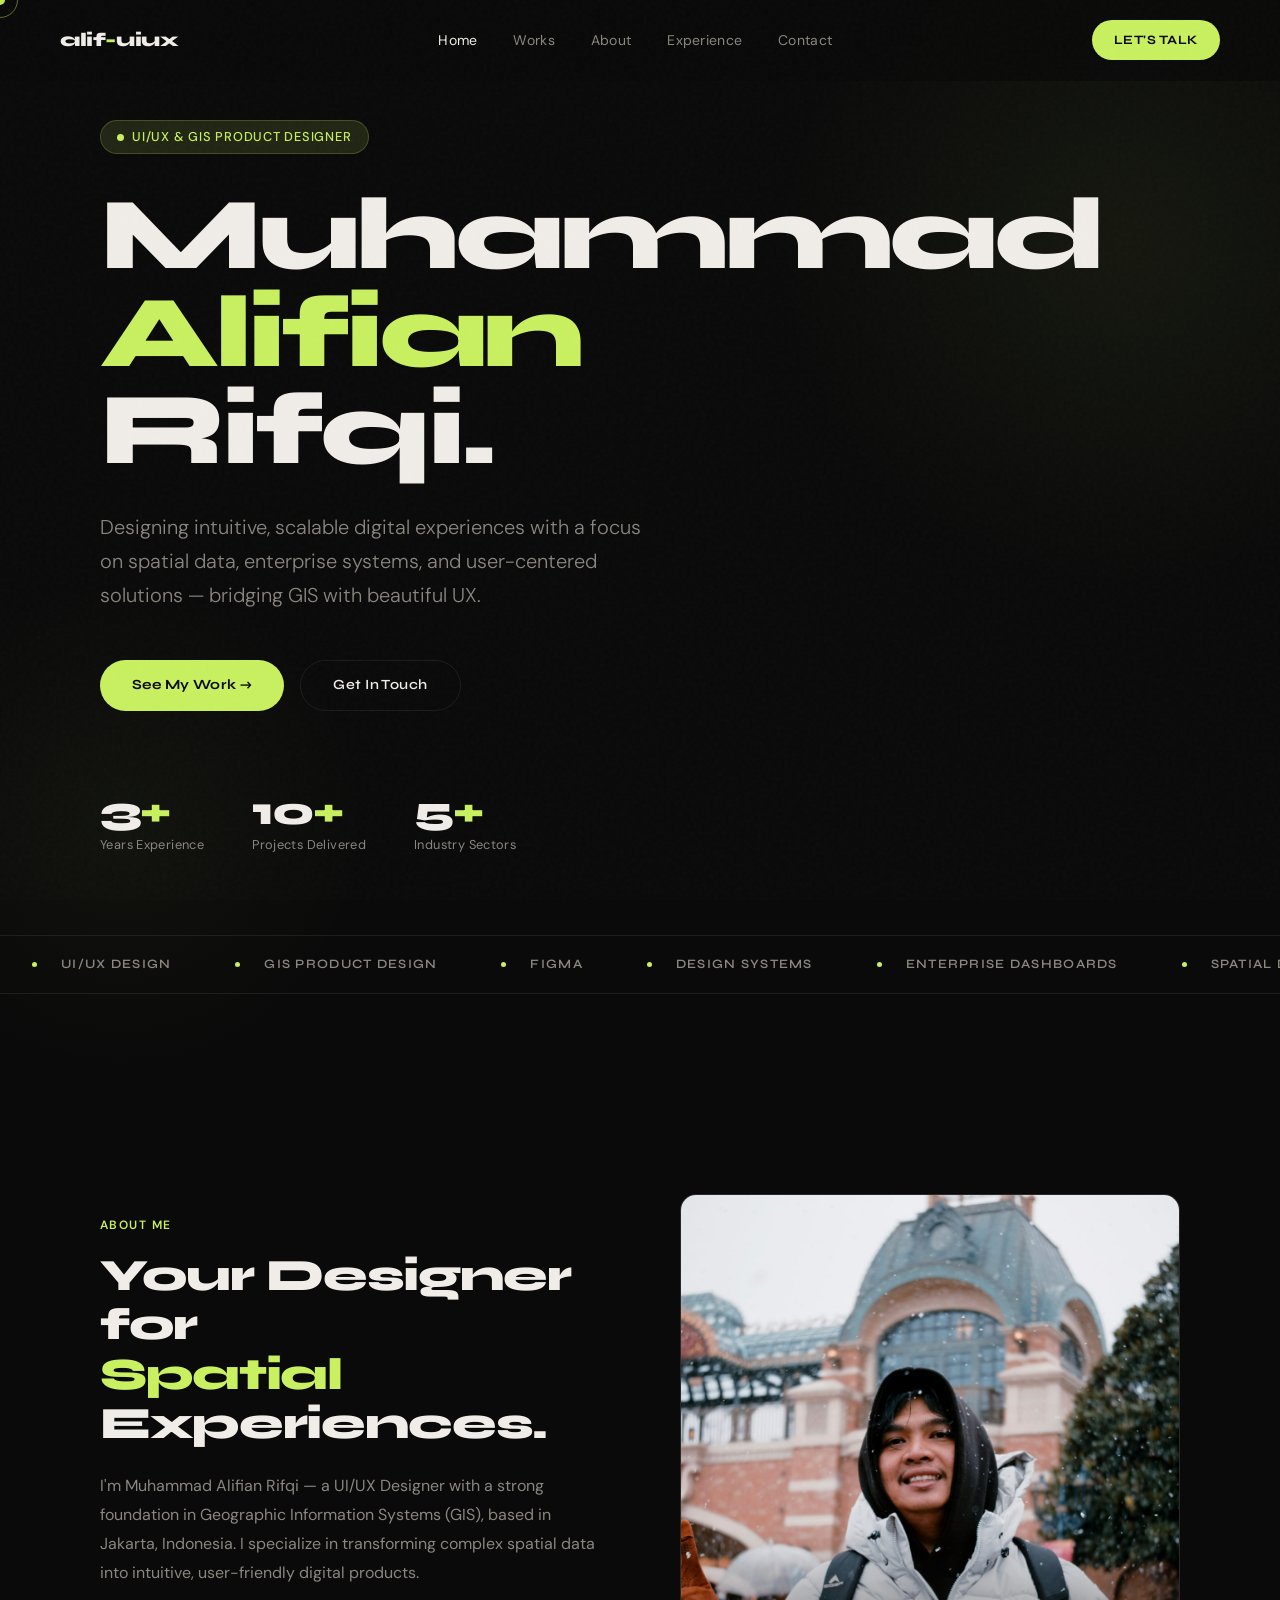
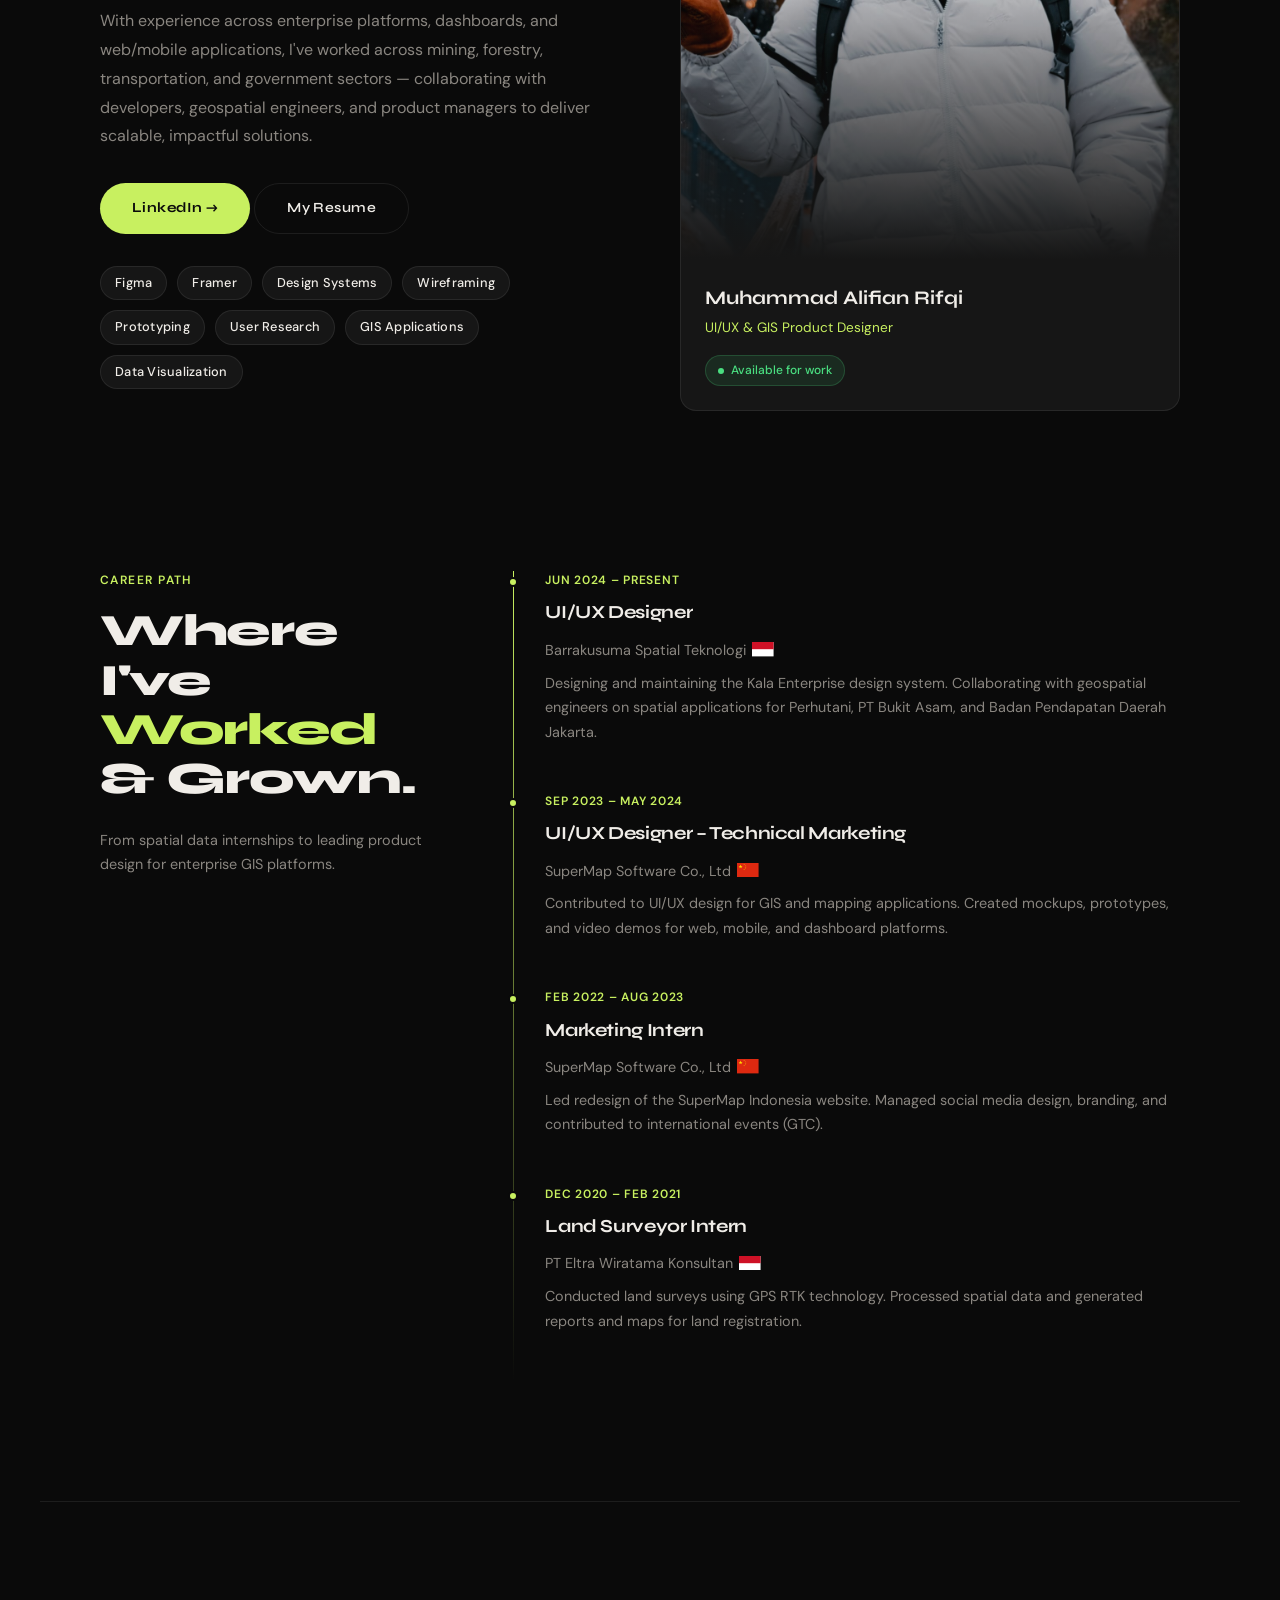
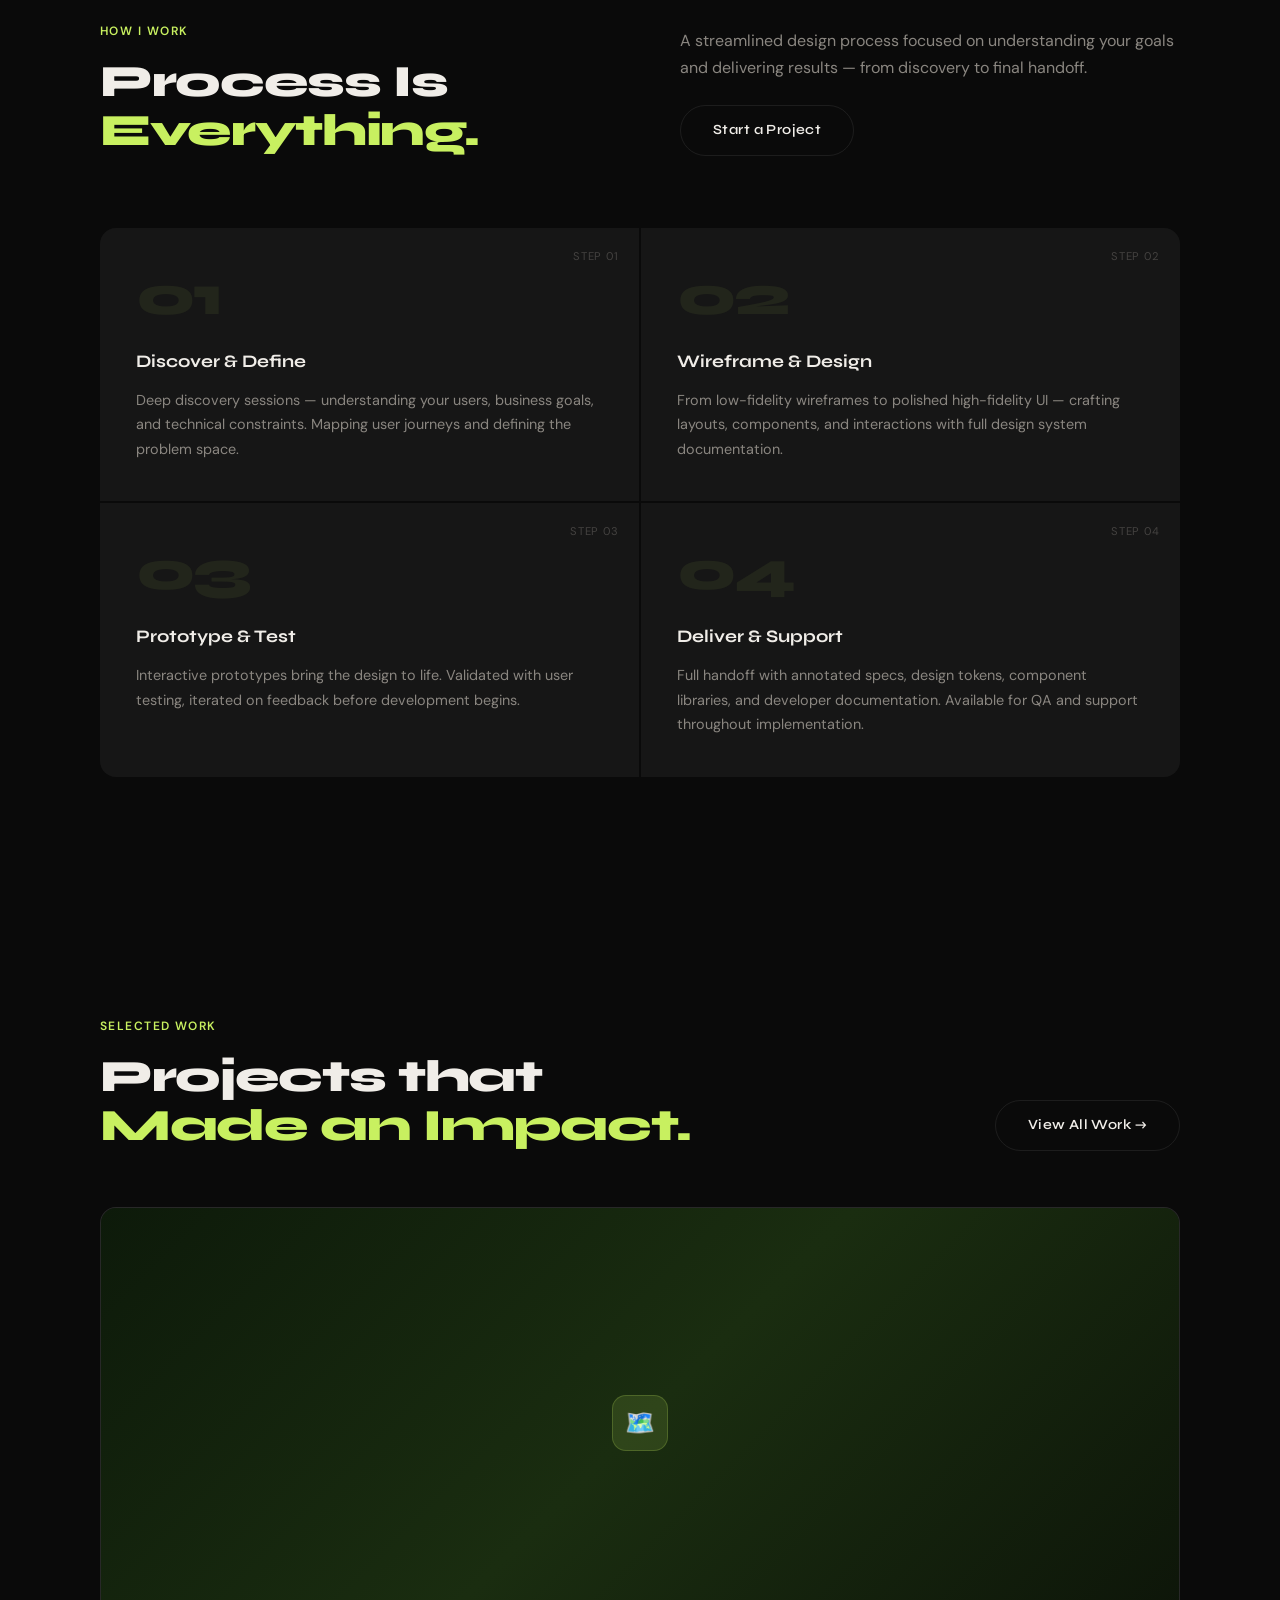
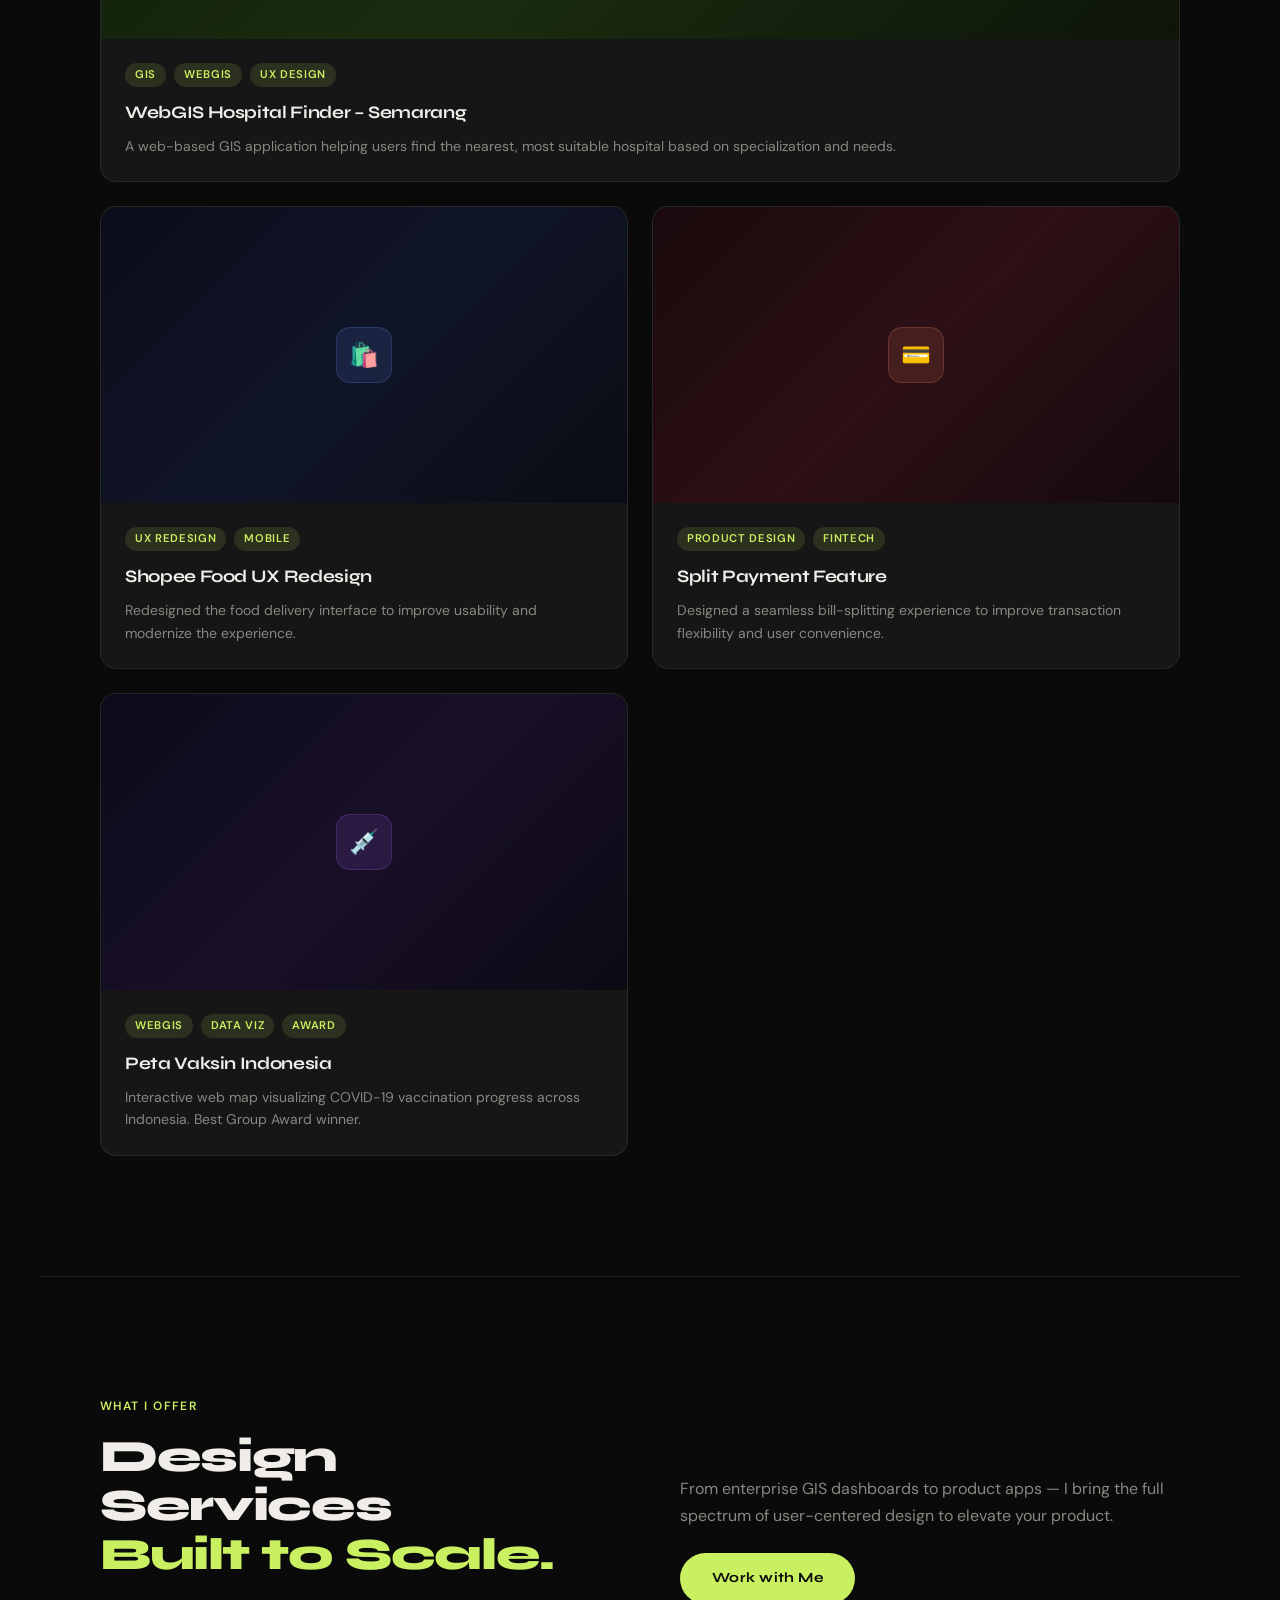
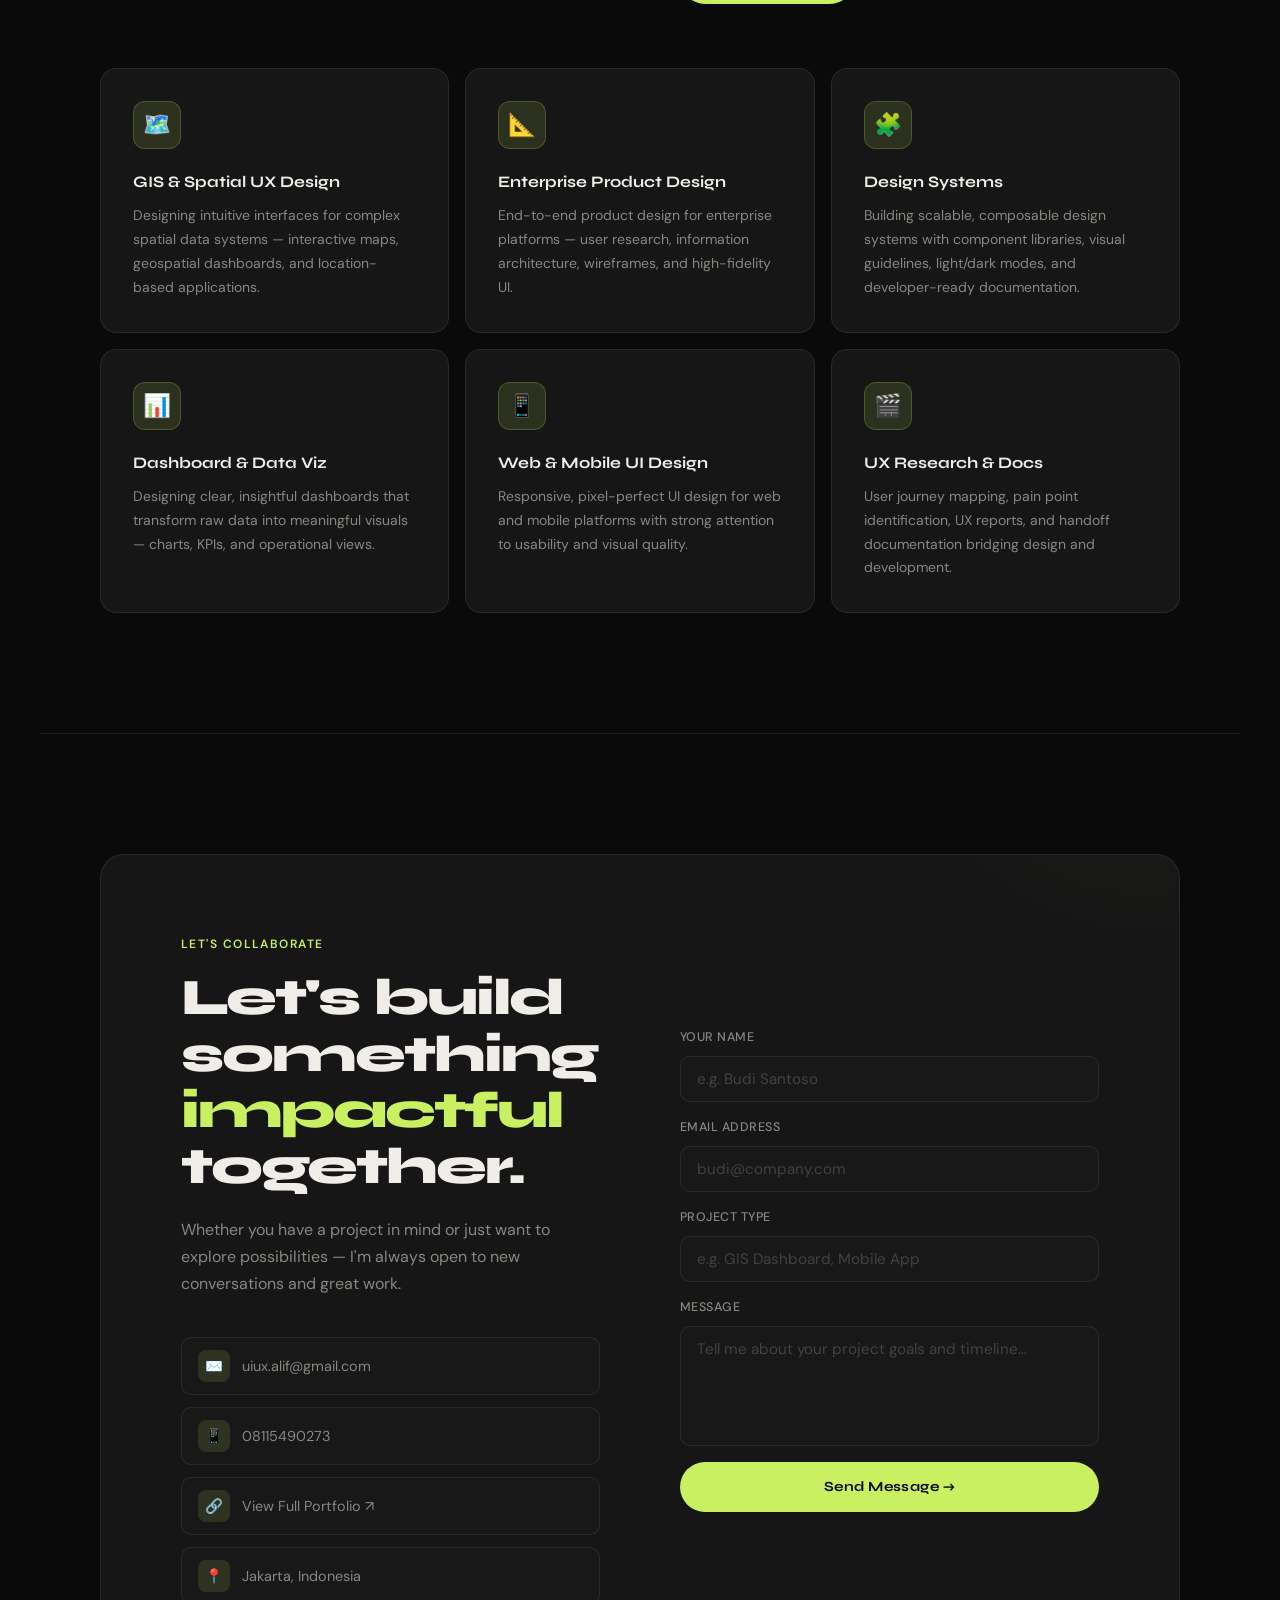
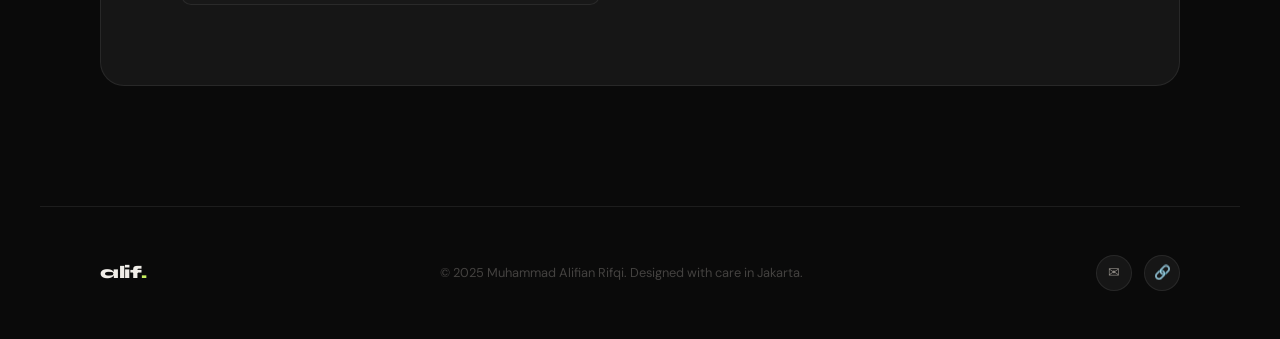
<file: index.html>
<!DOCTYPE html>
<html lang="en">
<head>
  <meta charset="UTF-8" />
  <meta name="viewport" content="width=device-width, initial-scale=1.0" />
  <title>Alifian Rifqi – UI/UX & GIS Product Designer</title>
  <meta name="description" content="Muhammad Alifian Rifqi – UI/UX Designer & GIS Product Designer based in Jakarta, Indonesia. Designing intuitive, scalable digital experiences." />
  <link rel="preconnect" href="https://fonts.googleapis.com" />
  <link rel="preconnect" href="https://fonts.gstatic.com" crossorigin />
  <link href="https://fonts.googleapis.com/css2?family=Syne:wght@400;500;600;700;800&family=DM+Sans:ital,opsz,wght@0,9..40,300;0,9..40,400;0,9..40,500;1,9..40,300&display=swap" rel="stylesheet" />
  <link rel="stylesheet" href="/assets/style.css" />
</head>
<body>

  <div class="cur" id="cur"></div>
  <div class="cur-r" id="curR"></div>

  <!-- Mobile Menu -->
  <div class="mob-menu" id="mobMenu">
    <button class="mob-close" id="mobClose">✕</button>
    <a href="index.html" onclick="closeMob()">Home</a>
    <a href="works.html" onclick="closeMob()">Works</a>
    <a href="#about"   onclick="closeMob()">About</a>
    <a href="#contact" onclick="closeMob()">Contact</a>
  </div>

  <!-- Nav -->
  <nav id="nav">
    <a href="../index.html" class="n-logo">alif<span>-</span class="n-logo">uiux<span></span></a>
    <ul class="n-links">
      <li><a href="index.html" class="active">Home</a></li>
      <li><a href="works.html">Works</a></li>
      <li><a href="#about">About</a></li>
      <li><a href="#experience">Experience</a></li>
      <li><a href="#contact">Contact</a></li>
    </ul>
    <a href="https://wa.me/628115490273" class="n-cta">Let's Talk</a>
    <button class="n-ham" id="ham"><span></span><span></span><span></span></button>
  </nav>

  <!-- ── HERO ── -->
  <div id="hero">
    <div class="h-blob"></div>
    <div class="h-blob2"></div>
    <div class="h-inner">
      <div class="h-badge">UI/UX &amp; GIS Product Designer</div>
      <h1 class="h-hl">
        Muhammad<br>
        <span class="ac">Alifian</span><br>
        Rifqi.
      </h1>
      <p class="h-sub">Designing intuitive, scalable digital experiences with a focus on spatial data, enterprise systems, and user-centered solutions — bridging GIS with beautiful UX.</p>
      <div class="h-ctas">
        <a href="works.html" class="btn-p">See My Work →</a>
        <a href="#contact"  class="btn-s">Get In Touch</a>
      </div>
      <div class="h-stats">
        <div><div class="stat-n">3<span>+</span></div><div class="stat-l">Years Experience</div></div>
        <div><div class="stat-n">10<span>+</span></div><div class="stat-l">Projects Delivered</div></div>
        <div><div class="stat-n">5<span>+</span></div><div class="stat-l">Industry Sectors</div></div>
      </div>
    </div>
    <!-- Marquee -->
    <div class="mq-wrap">
      <div class="mq-track">
        <span class="mq-item"><span class="mq-dot"></span>UI/UX Design</span>
        <span class="mq-item"><span class="mq-dot"></span>GIS Product Design</span>
        <span class="mq-item"><span class="mq-dot"></span>Figma</span>
        <span class="mq-item"><span class="mq-dot"></span>Design Systems</span>
        <span class="mq-item"><span class="mq-dot"></span>Enterprise Dashboards</span>
        <span class="mq-item"><span class="mq-dot"></span>Spatial Data UX</span>
        <span class="mq-item"><span class="mq-dot"></span>Prototyping</span>
        <span class="mq-item"><span class="mq-dot"></span>User Research</span>
        <span class="mq-item"><span class="mq-dot"></span>UI/UX Design</span>
        <span class="mq-item"><span class="mq-dot"></span>GIS Product Design</span>
        <span class="mq-item"><span class="mq-dot"></span>Figma</span>
        <span class="mq-item"><span class="mq-dot"></span>Design Systems</span>
        <span class="mq-item"><span class="mq-dot"></span>Enterprise Dashboards</span>
        <span class="mq-item"><span class="mq-dot"></span>Spatial Data UX</span>
        <span class="mq-item"><span class="mq-dot"></span>Prototyping</span>
        <span class="mq-item"><span class="mq-dot"></span>User Research</span>
      </div>
    </div>
  </div>

  <!-- ── ABOUT ── -->
  <section id="about">
    <div class="about-left">
      <p class="eyebrow rv">About Me</p>
      <h2 class="sec-title rv d1">Your Designer for<br><span class="ac">Spatial</span> Experiences.</h2>
      <p class="rv d2" style="color:var(--muted);font-size:1rem;line-height:1.8;margin-bottom:20px;">I'm Muhammad Alifian Rifqi — a UI/UX Designer with a strong foundation in Geographic Information Systems (GIS), based in Jakarta, Indonesia. I specialize in transforming complex spatial data into intuitive, user-friendly digital products.</p>
      <p class="rv d2" style="color:var(--muted);font-size:1rem;line-height:1.8;margin-bottom:32px;">With experience across enterprise platforms, dashboards, and web/mobile applications, I've worked across mining, forestry, transportation, and government sectors — collaborating with developers, geospatial engineers, and product managers to deliver scalable, impactful solutions.</p>
      <div class="rv d2" style="padding-bottom: 32px;">
        <a href="https://www.linkedin.com/in/muhammadalifianrifqi/" class="btn-p">LinkedIn →</a>
        <a href="https://drive.google.com/file/d/1UuQ-LEoKpqwAEZKKK7gue0Z3IBJr_0_h/view?usp=sharing"  class="btn-s">My Resume</a>
      </div>
      <div class="sk-grid rv d3">
        <span class="sk-pill">Figma</span>
        <span class="sk-pill">Framer</span>
        <span class="sk-pill">Design Systems</span>
        <span class="sk-pill">Wireframing</span>
        <span class="sk-pill">Prototyping</span>
        <span class="sk-pill">User Research</span>
        <span class="sk-pill">GIS Applications</span>
        <span class="sk-pill">Data Visualization</span>
      </div>
    </div>
    <div class="a-right rv d2">
      <div class="a-card">
        <div class="a-card-img"><img src="/assets/images/profile.jpeg" style="width:100%;height:100%;object-fit:cover;" /></div>
        <div class="a-card-body">
          <div class="a-card-name">Muhammad Alifian Rifqi</div>
          <div class="a-card-role">UI/UX &amp; GIS Product Designer</div>
          <span class="avail">Available for work</span>
        </div>
      </div>
    </div>
  </section>

  <!-- ── EXPERIENCE ── -->
  <section id="experience" style="padding-top:40px;">
    <div class="exp-grid">
      <div>
        <p class="eyebrow rv">Career Path</p>
        <h2 class="sec-title rv d1">Where I've<br><span class="ac">Worked</span><br>&amp; Grown.</h2>
        <p class="rv d2" style="color:var(--muted);font-size:.9rem;line-height:1.7;margin-top:16px;">From spatial data internships to leading product design for enterprise GIS platforms.</p>
      </div>
      <div class="timeline">
        <div class="tl-item">
          <div class="tl-dot"></div>
          <div class="tl-period">Jun 2024 – Present</div>
          <div class="tl-role">UI/UX Designer</div>
          <div class="tl-co">Barrakusuma Spatial Teknologi<svg class="tl-co" xmlns="http://www.w3.org/2000/svg" viewBox="0 0 3 2">
<rect fill="#FFF" width="3" height="2"/>
<rect fill="#CE1126" width="3" height="1"/>
</svg></div>
          <div class="tl-desc">Designing and maintaining the Kala Enterprise design system. Collaborating with geospatial engineers on spatial applications for Perhutani, PT Bukit Asam, and Badan Pendapatan Daerah Jakarta.</div>
        </div>
        <div class="tl-item">
          <div class="tl-dot"></div>
          <div class="tl-period">Sep 2023 – May 2024</div>
          <div class="tl-role">UI/UX Designer – Technical Marketing</div>
          <div class="tl-co">SuperMap Software Co., Ltd <svg class="tl-co" xmlns="http://www.w3.org/2000/svg" xmlns:xlink="http://www.w3.org/1999/xlink" viewBox="0 0 30 20">
<defs>
<path id="s" d="M0,-1 0.587785,0.809017 -0.951057,-0.309017H0.951057L-0.587785,0.809017z" fill="#ffde00"/>
</defs>
<rect width="30" height="20" fill="#de2910"/>
<use xlink:href="#s" transform="translate(5,5) scale(3)"/>
<use xlink:href="#s" transform="translate(10,2) rotate(23.036243)"/>
<use xlink:href="#s" transform="translate(12,4) rotate(45.869898)"/>
<use xlink:href="#s" transform="translate(12,7) rotate(69.945396)"/>
<use xlink:href="#s" transform="translate(10,9) rotate(20.659808)"/>
</svg></div>
          <div class="tl-desc">Contributed to UI/UX design for GIS and mapping applications. Created mockups, prototypes, and video demos for web, mobile, and dashboard platforms.</div>
        </div>
        <div class="tl-item">
          <div class="tl-dot"></div>
          <div class="tl-period">Feb 2022 – Aug 2023</div>
          <div class="tl-role">Marketing Intern</div>
          <div class="tl-co">SuperMap Software Co., Ltd <svg class="tl-co" xmlns="http://www.w3.org/2000/svg" xmlns:xlink="http://www.w3.org/1999/xlink" viewBox="0 0 30 20">
<defs>
<path id="s" d="M0,-1 0.587785,0.809017 -0.951057,-0.309017H0.951057L-0.587785,0.809017z" fill="#ffde00"/>
</defs>
<rect width="30" height="20" fill="#de2910"/>
<use xlink:href="#s" transform="translate(5,5) scale(3)"/>
<use xlink:href="#s" transform="translate(10,2) rotate(23.036243)"/>
<use xlink:href="#s" transform="translate(12,4) rotate(45.869898)"/>
<use xlink:href="#s" transform="translate(12,7) rotate(69.945396)"/>
<use xlink:href="#s" transform="translate(10,9) rotate(20.659808)"/>
</svg></div>
          <div class="tl-desc">Led redesign of the SuperMap Indonesia website. Managed social media design, branding, and contributed to international events (GTC).</div>
        </div>
        <div class="tl-item">
          <div class="tl-dot"></div>
          <div class="tl-period">Dec 2020 – Feb 2021</div>
          <div class="tl-role">Land Surveyor Intern</div>
          <div class="tl-co">PT Eltra Wiratama Konsultan<svg class="tl-co" xmlns="http://www.w3.org/2000/svg" viewBox="0 0 3 2">
<rect fill="#FFF" width="3" height="2"/>
<rect fill="#CE1126" width="3" height="1"/>
</svg></div>
          <div class="tl-desc">Conducted land surveys using GPS RTK technology. Processed spatial data and generated reports and maps for land registration.</div>
        </div>
      </div>
    </div>
  </section>

  <!-- ── PROCESS ── -->
  <section id="process">
    <div class="proc-hd">
      <div>
        <p class="eyebrow rv">How I Work</p>
        <h2 class="sec-title rv d1" style="margin-bottom:0;">Process Is<br><span class="ac">Everything.</span></h2>
      </div>
      <div>
        <p class="rv d2" style="color:var(--muted);font-size:1rem;line-height:1.7;">A streamlined design process focused on understanding your goals and delivering results — from discovery to final handoff.</p>
        <div style="margin-top:24px;" class="rv d3"><a href="#contact" class="btn-s">Start a Project</a></div>
      </div>
    </div>
    <div class="proc-steps rv">
      <div class="proc-card"><div class="proc-n">01</div><div class="proc-tag">Step 01</div><div class="proc-title">Discover &amp; Define</div><div class="proc-desc">Deep discovery sessions — understanding your users, business goals, and technical constraints. Mapping user journeys and defining the problem space.</div></div>
      <div class="proc-card"><div class="proc-n">02</div><div class="proc-tag">Step 02</div><div class="proc-title">Wireframe &amp; Design</div><div class="proc-desc">From low-fidelity wireframes to polished high-fidelity UI — crafting layouts, components, and interactions with full design system documentation.</div></div>
      <div class="proc-card"><div class="proc-n">03</div><div class="proc-tag">Step 03</div><div class="proc-title">Prototype &amp; Test</div><div class="proc-desc">Interactive prototypes bring the design to life. Validated with user testing, iterated on feedback before development begins.</div></div>
      <div class="proc-card"><div class="proc-n">04</div><div class="proc-tag">Step 04</div><div class="proc-title">Deliver &amp; Support</div><div class="proc-desc">Full handoff with annotated specs, design tokens, component libraries, and developer documentation. Available for QA and support throughout implementation.</div></div>
    </div>
  </section>

  <!-- ── FEATURED PROJECTS ── -->
  <section id="proj-preview">
    <div class="pp-hd">
      <div>
        <p class="eyebrow rv">Selected Work</p>
        <h2 class="sec-title rv d1" style="margin-bottom:0;">Projects that<br><span class="ac">Made an Impact.</span></h2>
      </div>
      <a href="works.html" class="btn-s rv d2">View All Work →</a>
    </div>
    <div class="pp-grid">
      <a href="projects/webgis-hospital.html" class="pc feat rv">
        <div class="pc-img bg1"><div class="pc-icon" style="background:rgba(200,240,96,.12);border:1px solid rgba(200,240,96,.2);">🗺️</div></div>
        <div class="pc-body">
          <div class="pc-tags"><span class="pc-tag">GIS</span><span class="pc-tag">WebGIS</span><span class="pc-tag">UX Design</span></div>
          <div class="pc-title">WebGIS Hospital Finder – Semarang</div>
          <div class="pc-desc">A web-based GIS application helping users find the nearest, most suitable hospital based on specialization and needs.</div>
        </div>
        <div class="pc-arrow">↗</div>
      </a>
      <a href="/404.html" class="pc rv d1">
        <div class="pc-img bg2"><div class="pc-icon" style="background:rgba(99,149,255,.12);border:1px solid rgba(99,149,255,.2);">🛍️</div></div>
        <div class="pc-body">
          <div class="pc-tags"><span class="pc-tag">UX Redesign</span><span class="pc-tag">Mobile</span></div>
          <div class="pc-title">Shopee Food UX Redesign</div>
          <div class="pc-desc">Redesigned the food delivery interface to improve usability and modernize the experience.</div>
        </div>
        <div class="pc-arrow">↗</div>
      </a>
      <a href="/404.html" class="pc rv d2">
        <div class="pc-img bg3"><div class="pc-icon" style="background:rgba(255,140,99,.12);border:1px solid rgba(255,140,99,.2);">💳</div></div>
        <div class="pc-body">
          <div class="pc-tags"><span class="pc-tag">Product Design</span><span class="pc-tag">FinTech</span></div>
          <div class="pc-title">Split Payment Feature</div>
          <div class="pc-desc">Designed a seamless bill-splitting experience to improve transaction flexibility and user convenience.</div>
        </div>
        <div class="pc-arrow">↗</div>
      </a>
      <a href="/404.html" class="pc rv d3">
        <div class="pc-img bg4"><div class="pc-icon" style="background:rgba(180,99,255,.12);border:1px solid rgba(180,99,255,.2);">💉</div></div>
        <div class="pc-body">
          <div class="pc-tags"><span class="pc-tag">WebGIS</span><span class="pc-tag">Data Viz</span><span class="pc-tag">Award</span></div>
          <div class="pc-title">Peta Vaksin Indonesia</div>
          <div class="pc-desc">Interactive web map visualizing COVID-19 vaccination progress across Indonesia. Best Group Award winner.</div>
        </div>
        <div class="pc-arrow">↗</div>
      </a>
    </div>
  </section>

  <!-- ── SERVICES ── -->
  <section id="services">
    <div class="svc-hd">
      <div>
        <p class="eyebrow rv">What I Offer</p>
        <h2 class="sec-title rv d1">Design Services<br><span class="ac">Built to Scale.</span></h2>
      </div>
      <div>
        <p class="rv d2" style="color:var(--muted);font-size:1rem;line-height:1.7;">From enterprise GIS dashboards to product apps — I bring the full spectrum of user-centered design to elevate your product.</p>
        <div style="margin-top:24px;" class="rv d3"><a href="#contact" class="btn-p">Work with Me</a></div>
      </div>
    </div>
    <div class="svc-grid">
      <div class="svc-card rv"><div class="svc-icon">🗺️</div><div class="svc-title">GIS &amp; Spatial UX Design</div><div class="svc-desc">Designing intuitive interfaces for complex spatial data systems — interactive maps, geospatial dashboards, and location-based applications.</div></div>
      <div class="svc-card rv d1"><div class="svc-icon">📐</div><div class="svc-title">Enterprise Product Design</div><div class="svc-desc">End-to-end product design for enterprise platforms — user research, information architecture, wireframes, and high-fidelity UI.</div></div>
      <div class="svc-card rv d2"><div class="svc-icon">🧩</div><div class="svc-title">Design Systems</div><div class="svc-desc">Building scalable, composable design systems with component libraries, visual guidelines, light/dark modes, and developer-ready documentation.</div></div>
      <div class="svc-card rv d1"><div class="svc-icon">📊</div><div class="svc-title">Dashboard &amp; Data Viz</div><div class="svc-desc">Designing clear, insightful dashboards that transform raw data into meaningful visuals — charts, KPIs, and operational views.</div></div>
      <div class="svc-card rv d2"><div class="svc-icon">📱</div><div class="svc-title">Web &amp; Mobile UI Design</div><div class="svc-desc">Responsive, pixel-perfect UI design for web and mobile platforms with strong attention to usability and visual quality.</div></div>
      <div class="svc-card rv d3"><div class="svc-icon">🎬</div><div class="svc-title">UX Research &amp; Docs</div><div class="svc-desc">User journey mapping, pain point identification, UX reports, and handoff documentation bridging design and development.</div></div>
    </div>
  </section>

  <!-- ── CONTACT ── -->
  <section id="contact">
    <div class="ct-inner">
      <div>
        <p class="eyebrow">Let's Collaborate</p>
        <h2 class="ct-big">Let's build something<br><span class="ac">impactful</span><br>together.</h2>
        <p class="ct-sub">Whether you have a project in mind or just want to explore possibilities — I'm always open to new conversations and great work.</p>
        <div class="ct-links">
          <a href="mailto:uiux.alif@gmail.com" class="ct-link"><div class="ct-link-ic">✉️</div>uiux.alif@gmail.com</a>
          <a href="tel:08115490273" class="ct-link"><div class="ct-link-ic">📱</div>08115490273</a>
          <a href="https://bit.ly/Alifian-UIUX-Portfolio" target="_blank" rel="noopener" class="ct-link"><div class="ct-link-ic">🔗</div>View Full Portfolio ↗</a>
          <div class="ct-link" style="cursor:default;"><div class="ct-link-ic">📍</div>Jakarta, Indonesia</div>
        </div>
      </div>
      <div class="cf">
        <div class="fg"><label class="fl" for="name">Your Name</label><input type="text" id="name" class="fi" placeholder="e.g. Budi Santoso" /></div>
        <div class="fg"><label class="fl" for="email">Email Address</label><input type="email" id="email" class="fi" placeholder="budi@company.com" /></div>
        <div class="fg"><label class="fl" for="proj">Project Type</label><input type="text" id="proj" class="fi" placeholder="e.g. GIS Dashboard, Mobile App" /></div>
        <div class="fg"><label class="fl" for="msg">Message</label><textarea id="msg" class="fta" placeholder="Tell me about your project goals and timeline…"></textarea></div>
        <a href="mailto:uiux.alif@gmail.com" class="btn-p" style="justify-content:center;" id="fsend">Send Message →</a>
      </div>
    </div>
  </section>

  <footer>
    <a href="index.html" class="ft-logo">alif<span>.</span></a>
    <div class="ft-copy">© 2025 Muhammad Alifian Rifqi. Designed with care in Jakarta.</div>
    <div class="ft-soc">
      <a href="mailto:uiux.alif@gmail.com" class="ft-s">✉</a>
      <a href="https://bit.ly/Alifian-UIUX-Portfolio" target="_blank" rel="noopener" class="ft-s">🔗</a>
    </div>
  </footer>

  <script>
    const cur=document.getElementById('cur'),curR=document.getElementById('curR');
    let mx=0,my=0,rx=0,ry=0;
    document.addEventListener('mousemove',e=>{mx=e.clientX;my=e.clientY;cur.style.left=mx+'px';cur.style.top=my+'px';});
    (function a(){rx+=(mx-rx)*.12;ry+=(my-ry)*.12;curR.style.left=rx+'px';curR.style.top=ry+'px';requestAnimationFrame(a);})();
    document.querySelectorAll('a,button,.pc,.svc-card').forEach(el=>{
      el.addEventListener('mouseenter',()=>{cur.style.width='16px';cur.style.height='16px';curR.style.width='48px';curR.style.height='48px';curR.style.opacity='.8';});
      el.addEventListener('mouseleave',()=>{cur.style.width='10px';cur.style.height='10px';curR.style.width='36px';curR.style.height='36px';curR.style.opacity='.45';});
    });
    const nav=document.getElementById('nav');
    window.addEventListener('scroll',()=>nav.classList.toggle('sc',scrollY>40));
    document.getElementById('ham').addEventListener('click',()=>document.getElementById('mobMenu').classList.add('open'));
    document.getElementById('mobClose').addEventListener('click',()=>document.getElementById('mobMenu').classList.remove('open'));
    function closeMob(){document.getElementById('mobMenu').classList.remove('open');}
    const obs=new IntersectionObserver(e=>e.forEach(en=>{if(en.isIntersecting)en.target.classList.add('visible');}),{threshold:.1,rootMargin:'0px 0px -60px 0px'});
    document.querySelectorAll('.rv,.tl-item').forEach((el,i)=>{if(el.classList.contains('tl-item'))el.style.transitionDelay=`${i*.1}s`;obs.observe(el);});
    document.getElementById('fsend').addEventListener('click',e=>{
      const n=document.getElementById('name').value,em=document.getElementById('email').value,p=document.getElementById('proj').value,m=document.getElementById('msg').value;
      if(n||em||m){const s=encodeURIComponent(`Inquiry from ${n||'Visitor'}`),b=encodeURIComponent(`Name: ${n}\nEmail: ${em}\nProject: ${p}\n\nMessage:\n${m}`);e.currentTarget.href=`mailto:uiux.alif@gmail.com?subject=${s}&body=${b}`;}
    });
  </script>
</body>
</html>
</file>
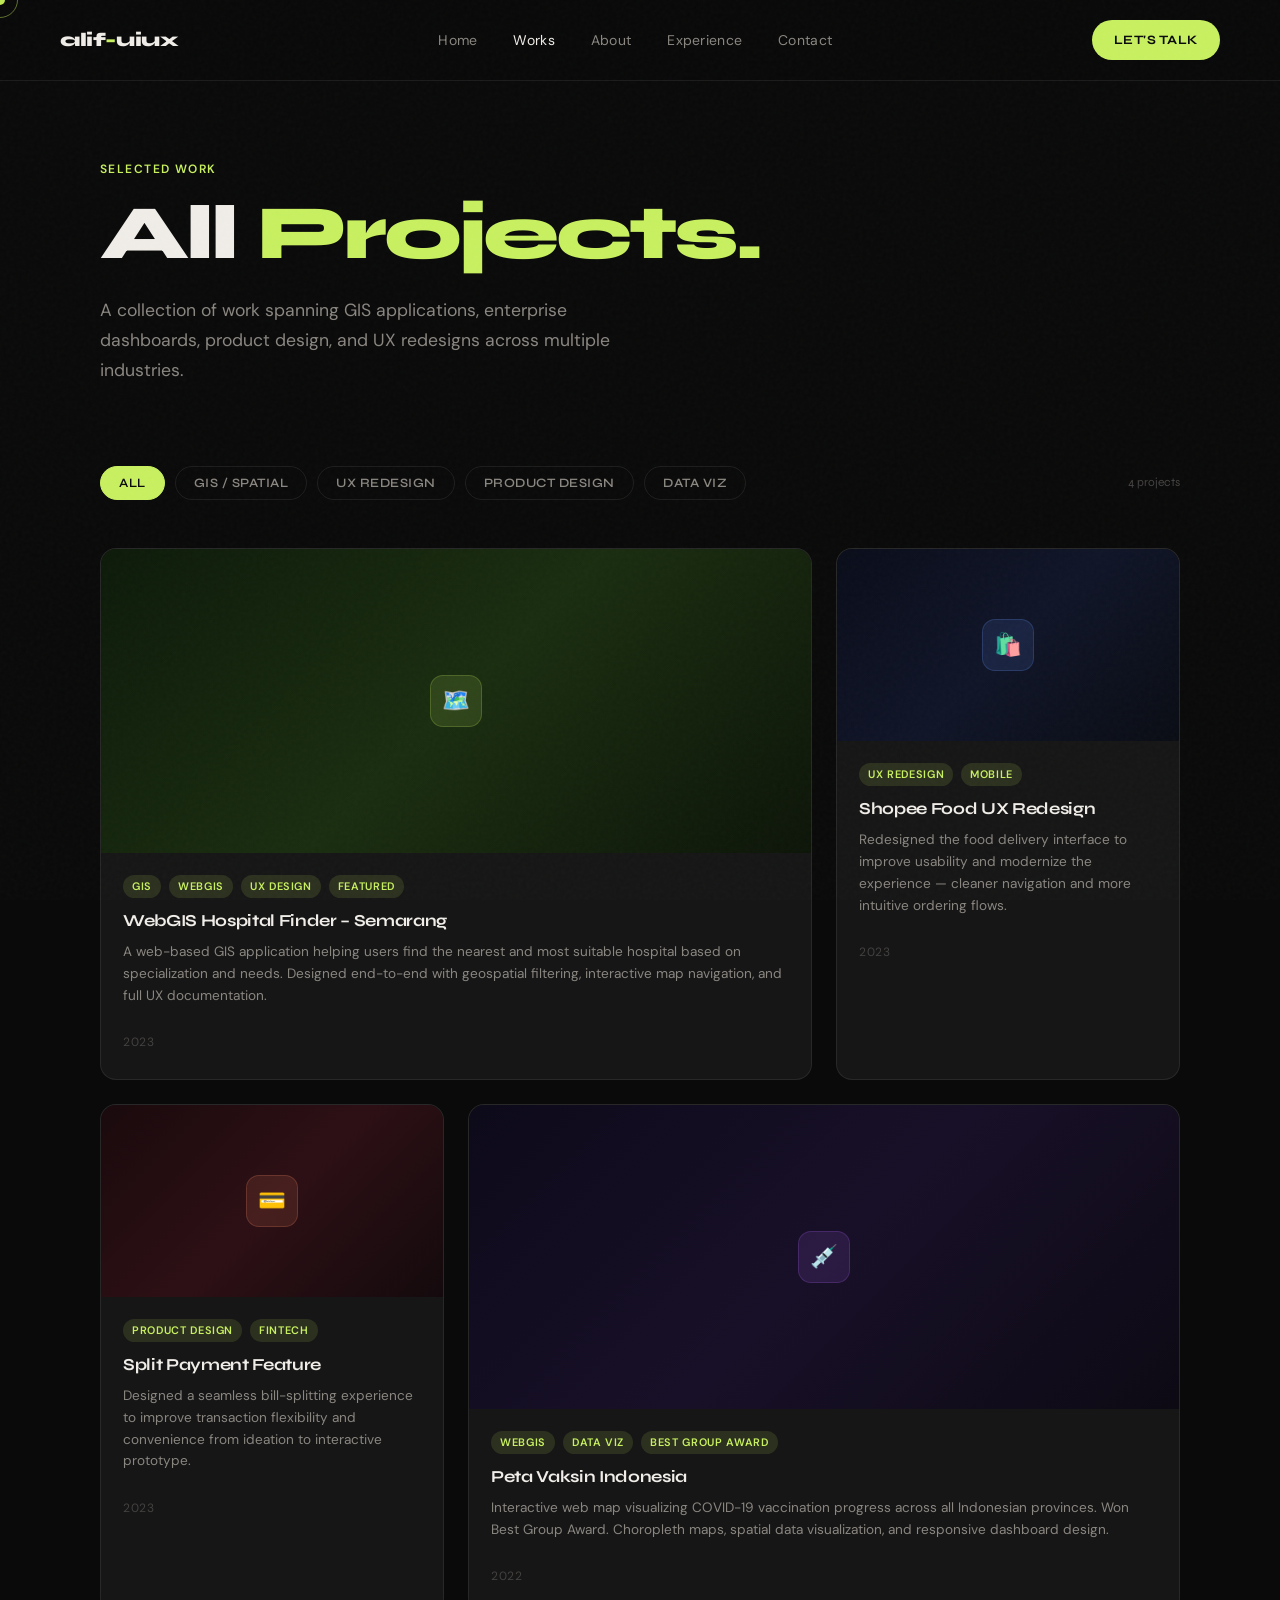
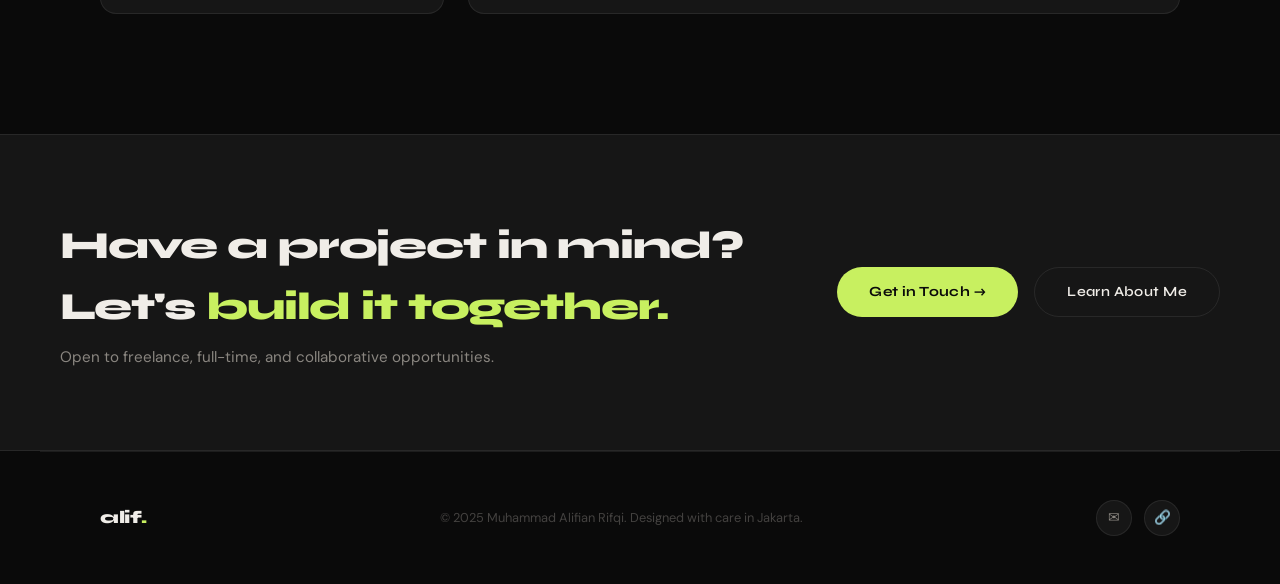
<file: works.html>
<!DOCTYPE html>
<html lang="en">
<head>
  <meta charset="UTF-8" />
  <meta name="viewport" content="width=device-width, initial-scale=1.0" />
  <title>Works – Alifian Rifqi</title>
  <meta name="description" content="All projects by Muhammad Alifian Rifqi — UI/UX & GIS Product Designer." />
  <link rel="preconnect" href="https://fonts.googleapis.com" />
  <link rel="preconnect" href="https://fonts.gstatic.com" crossorigin />
  <link href="https://fonts.googleapis.com/css2?family=Syne:wght@400;500;600;700;800&family=DM+Sans:ital,opsz,wght@0,9..40,300;0,9..40,400;0,9..40,500;1,9..40,300&display=swap" rel="stylesheet" />
  <link rel="stylesheet" href="/assets/style.css" />
</head>
<body>

  <div class="cur" id="cur"></div>
  <div class="cur-r" id="curR"></div>

  <!-- Mobile Menu -->
  <div class="mob-menu" id="mobMenu">
    <button class="mob-close" id="mobClose">✕</button>
    <a href="index.html" onclick="closeMob()">Home</a>
    <a href="works.html" onclick="closeMob()">Works</a>
    <a href="index.html#about"   onclick="closeMob()">About</a>
    <a href="index.html#contact" onclick="closeMob()">Contact</a>
  </div>

  <!-- Nav -->
  <nav class="always-border">
    <a href="../index.html" class="n-logo">alif<span>-</span class="n-logo">uiux<span></span></a>
    <ul class="n-links">
      <li><a href="index.html">Home</a></li>
      <li><a href="works.html" class="active">Works</a></li>
      <li><a href="index.html#about">About</a></li>
      <li><a href="index.html#experience">Experience</a></li>
      <li><a href="index.html#contact">Contact</a></li>
    </ul>
    <a href="https://wa.me/628115490273" class="n-cta">Let's Talk</a>
    <button class="n-ham" id="ham"><span></span><span></span><span></span></button>
  </nav>

  <!-- Page Hero -->
  <div class="page-hero">
    <p class="ph-label">Selected Work</p>
    <h1 class="ph-title">All <span class="ac">Projects.</span></h1>
    <p class="ph-sub">A collection of work spanning GIS applications, enterprise dashboards, product design, and UX redesigns across multiple industries.</p>
  </div>

  <!-- Filters -->
  <div class="filters-wrap">
    <div class="filters">
      <button class="filter-btn active" data-filter="all">All</button>
      <button class="filter-btn" data-filter="gis">GIS / Spatial</button>
      <button class="filter-btn" data-filter="ux">UX Redesign</button>
      <button class="filter-btn" data-filter="product">Product Design</button>
      <button class="filter-btn" data-filter="data">Data Viz</button>
      <span class="filter-count" id="countLabel">4 projects</span>
    </div>
  </div>

  <!-- Works Grid -->
  <div class="works-wrap">
    <div class="works-grid" id="worksGrid">

      <a href="projects/webgis-hospital.html" class="wc large visible" data-cats="gis">
        <div class="wc-img bg1"><div class="wc-icon" style="background:rgba(200,240,96,.12);border:1px solid rgba(200,240,96,.2);">🗺️</div></div>
        <div class="wc-body">
          <div class="wc-tags"><span class="wc-tag">GIS</span><span class="wc-tag">WebGIS</span><span class="wc-tag">UX Design</span><span class="wc-tag">Featured</span></div>
          <div class="wc-title">WebGIS Hospital Finder – Semarang</div>
          <div class="wc-desc">A web-based GIS application helping users find the nearest and most suitable hospital based on specialization and needs. Designed end-to-end with geospatial filtering, interactive map navigation, and full UX documentation.</div>
        </div>
        <div class="wc-footer"><span class="wc-year">2023</span><div class="wc-arr">↗</div></div>
      </a>

      <a href="/404.html"" class="wc visible" data-cats="ux">
        <div class="wc-img bg2"><div class="wc-icon" style="background:rgba(99,149,255,.12);border:1px solid rgba(99,149,255,.2);">🛍️</div></div>
        <div class="wc-body">
          <div class="wc-tags"><span class="wc-tag">UX Redesign</span><span class="wc-tag">Mobile</span></div>
          <div class="wc-title">Shopee Food UX Redesign</div>
          <div class="wc-desc">Redesigned the food delivery interface to improve usability and modernize the experience — cleaner navigation and more intuitive ordering flows.</div>
        </div>
        <div class="wc-footer"><span class="wc-year">2023</span><div class="wc-arr">↗</div></div>
      </a>

      <a href="/404.html"" class="wc visible" data-cats="product">
        <div class="wc-img bg3"><div class="wc-icon" style="background:rgba(255,140,99,.12);border:1px solid rgba(255,140,99,.2);">💳</div></div>
        <div class="wc-body">
          <div class="wc-tags"><span class="wc-tag">Product Design</span><span class="wc-tag">FinTech</span></div>
          <div class="wc-title">Split Payment Feature</div>
          <div class="wc-desc">Designed a seamless bill-splitting experience to improve transaction flexibility and convenience from ideation to interactive prototype.</div>
        </div>
        <div class="wc-footer"><span class="wc-year">2023</span><div class="wc-arr">↗</div></div>
      </a>

      <a href="/404.html" class="wc large visible" data-cats="gis data">
        <div class="wc-img bg4"><div class="wc-icon" style="background:rgba(180,99,255,.12);border:1px solid rgba(180,99,255,.2);">💉</div></div>
        <div class="wc-body">
          <div class="wc-tags"><span class="wc-tag">WebGIS</span><span class="wc-tag">Data Viz</span><span class="wc-tag">Best Group Award</span></div>
          <div class="wc-title">Peta Vaksin Indonesia</div>
          <div class="wc-desc">Interactive web map visualizing COVID-19 vaccination progress across all Indonesian provinces. Won Best Group Award. Choropleth maps, spatial data visualization, and responsive dashboard design.</div>
        </div>
        <div class="wc-footer"><span class="wc-year">2022</span><div class="wc-arr">↗</div></div>
      </a>

    </div>
  </div>

  <!-- CTA Band -->
  <div class="cta-band">
    <div class="cta-band-inner">
      <div>
        <div class="cta-band-title">Have a project in mind?<br>Let's <span class="ac">build it together.</span></div>
        <div class="cta-band-sub">Open to freelance, full-time, and collaborative opportunities.</div>
      </div>
      <div style="display:flex;gap:16px;flex-shrink:0;flex-wrap:wrap;">
        <a href="mailto:uiux.alif@gmail.com" class="btn-p">Get in Touch →</a>
        <a href="index.html#about" class="btn-s">Learn About Me</a>
      </div>
    </div>
  </div>

  <footer>
    <a href="index.html" class="ft-logo">alif<span>.</span></a>
    <div class="ft-copy">© 2025 Muhammad Alifian Rifqi. Designed with care in Jakarta.</div>
    <div class="ft-soc">
      <a href="mailto:uiux.alif@gmail.com" class="ft-s">✉</a>
      <a href="https://bit.ly/Alifian-UIUX-Portfolio" target="_blank" rel="noopener" class="ft-s">🔗</a>
    </div>
  </footer>

  <script>
    const cur=document.getElementById('cur'),curR=document.getElementById('curR');
    let mx=0,my=0,rx=0,ry=0;
    document.addEventListener('mousemove',e=>{mx=e.clientX;my=e.clientY;cur.style.left=mx+'px';cur.style.top=my+'px';});
    (function a(){rx+=(mx-rx)*.12;ry+=(my-ry)*.12;curR.style.left=rx+'px';curR.style.top=ry+'px';requestAnimationFrame(a);})();
    document.querySelectorAll('a,button,.wc').forEach(el=>{
      el.addEventListener('mouseenter',()=>{cur.style.width='16px';cur.style.height='16px';curR.style.width='48px';curR.style.height='48px';curR.style.opacity='.8';});
      el.addEventListener('mouseleave',()=>{cur.style.width='10px';cur.style.height='10px';curR.style.width='36px';curR.style.height='36px';curR.style.opacity='.45';});
    });
    document.getElementById('ham').addEventListener('click',()=>document.getElementById('mobMenu').classList.add('open'));
    document.getElementById('mobClose').addEventListener('click',()=>document.getElementById('mobMenu').classList.remove('open'));
    function closeMob(){document.getElementById('mobMenu').classList.remove('open');}
    const cards=[...document.querySelectorAll('.wc')];
    const countLbl=document.getElementById('countLabel');
    document.querySelectorAll('.filter-btn').forEach(btn=>{
      btn.addEventListener('click',()=>{
        document.querySelectorAll('.filter-btn').forEach(b=>b.classList.remove('active'));
        btn.classList.add('active');
        const f=btn.dataset.filter;
        let visible=0;
        cards.forEach((c,i)=>{
          const cats=c.dataset.cats||'';
          const show=f==='all'||cats.includes(f);
          c.classList.toggle('hidden',!show);
          if(show){visible++;setTimeout(()=>c.classList.add('visible'),i*60);}
        });
        countLbl.textContent=`${visible} project${visible!==1?'s':''}`;
      });
    });
    const obs=new IntersectionObserver(e=>e.forEach(en=>{if(en.isIntersecting)en.target.classList.add('visible');}),{threshold:.08});
    cards.forEach(c=>obs.observe(c));
  </script>
</body>
</html>
</file>
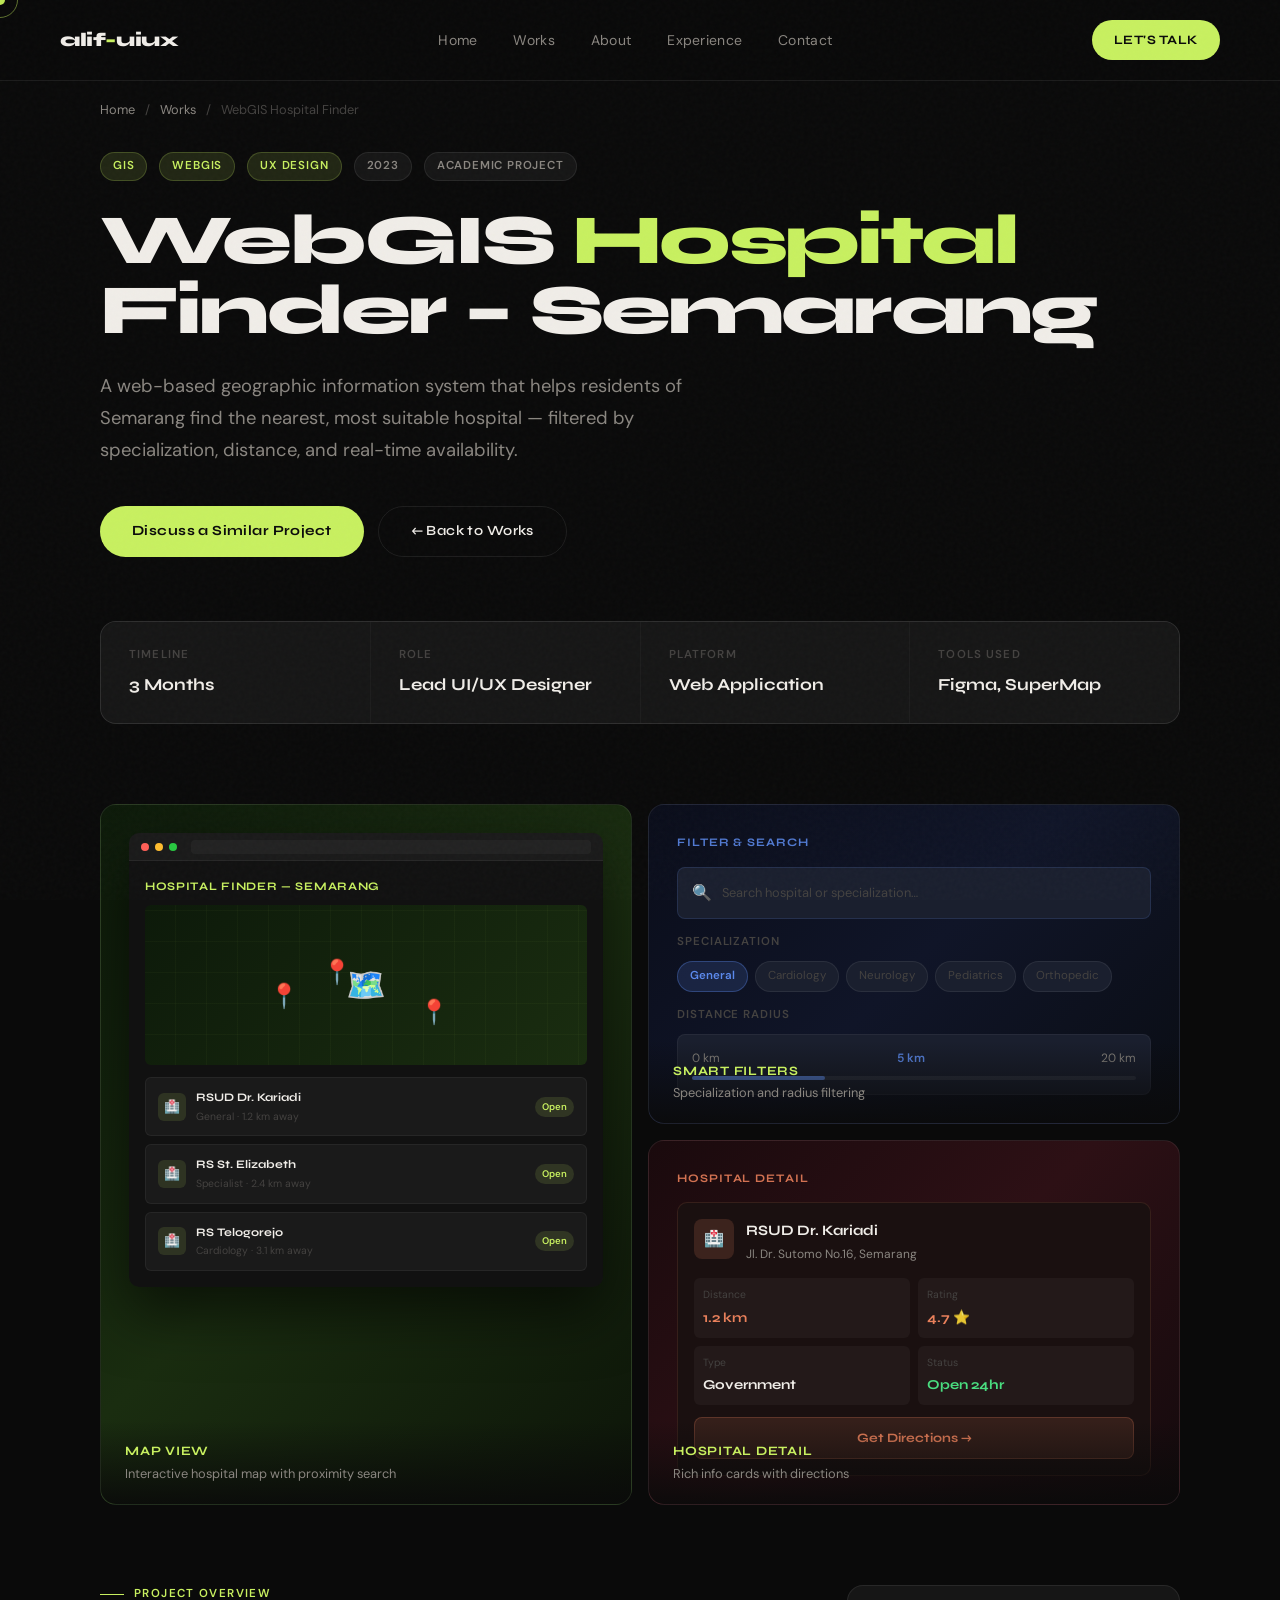
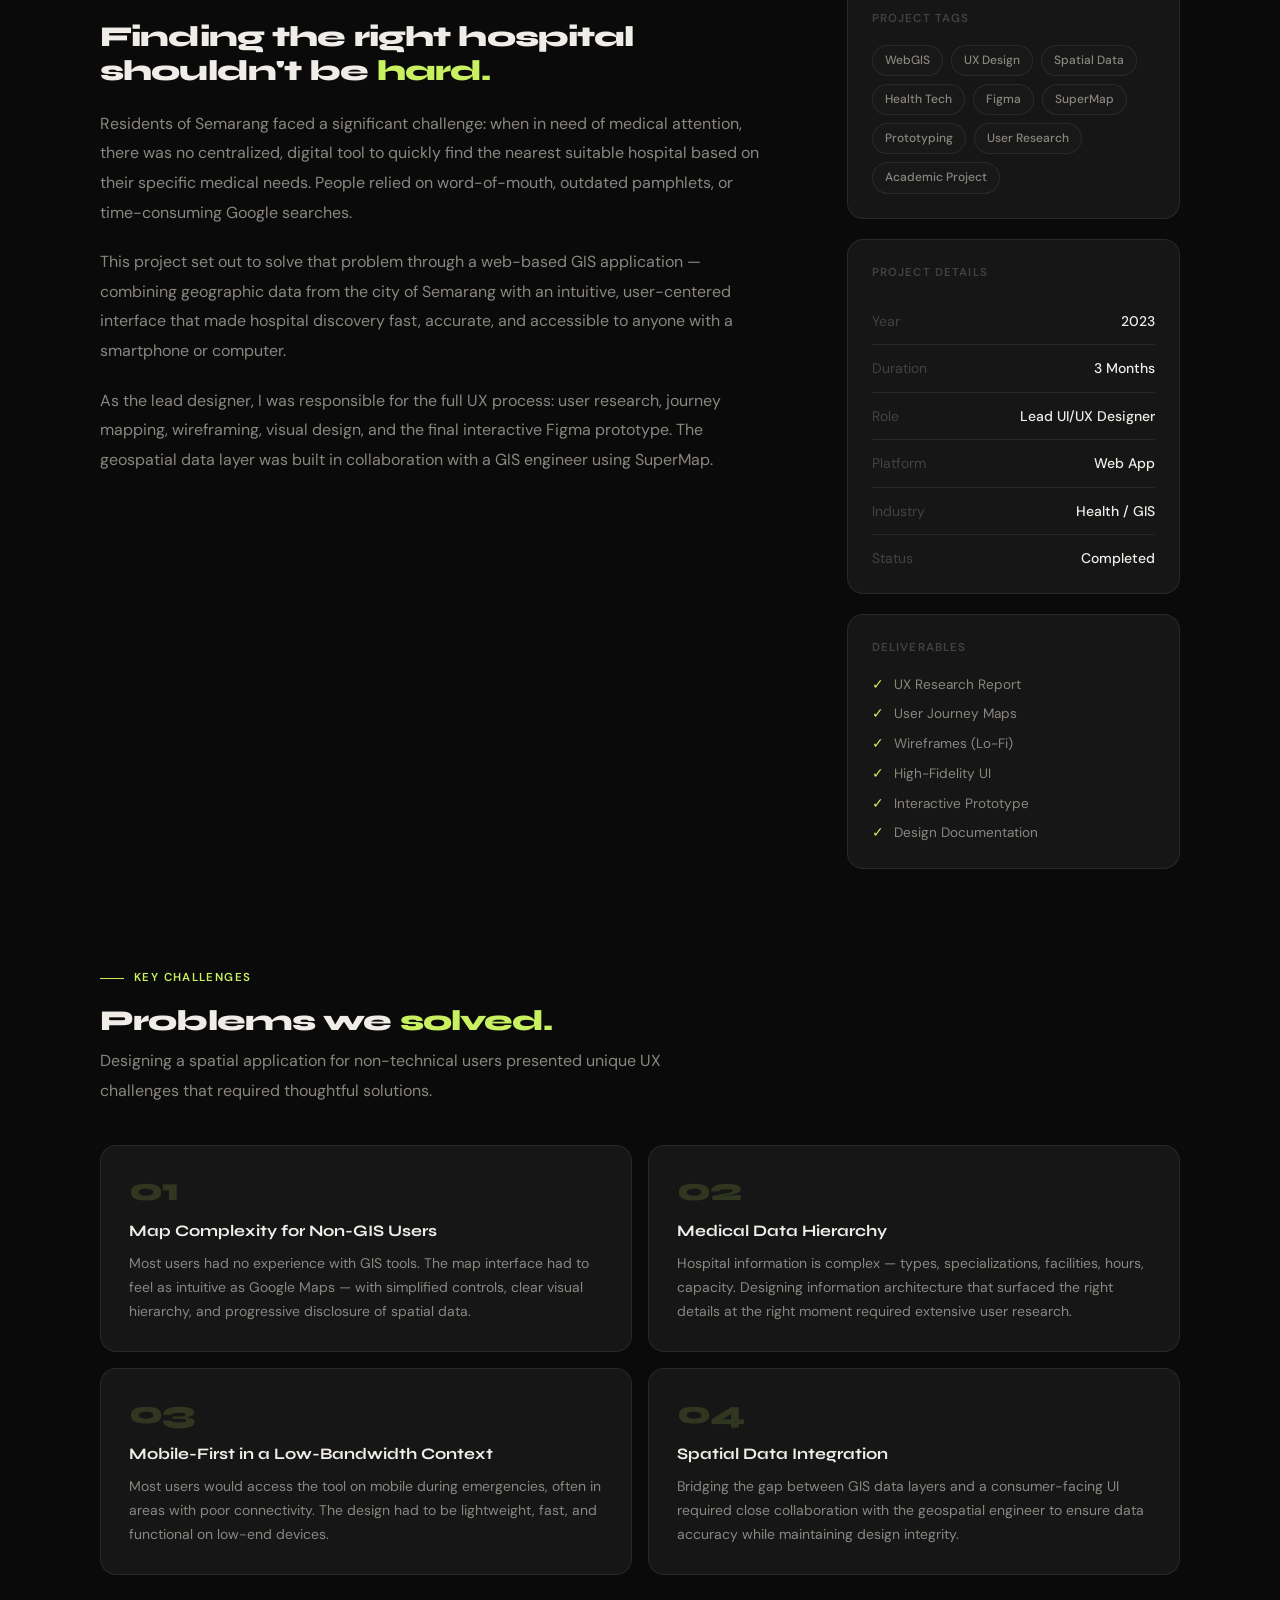
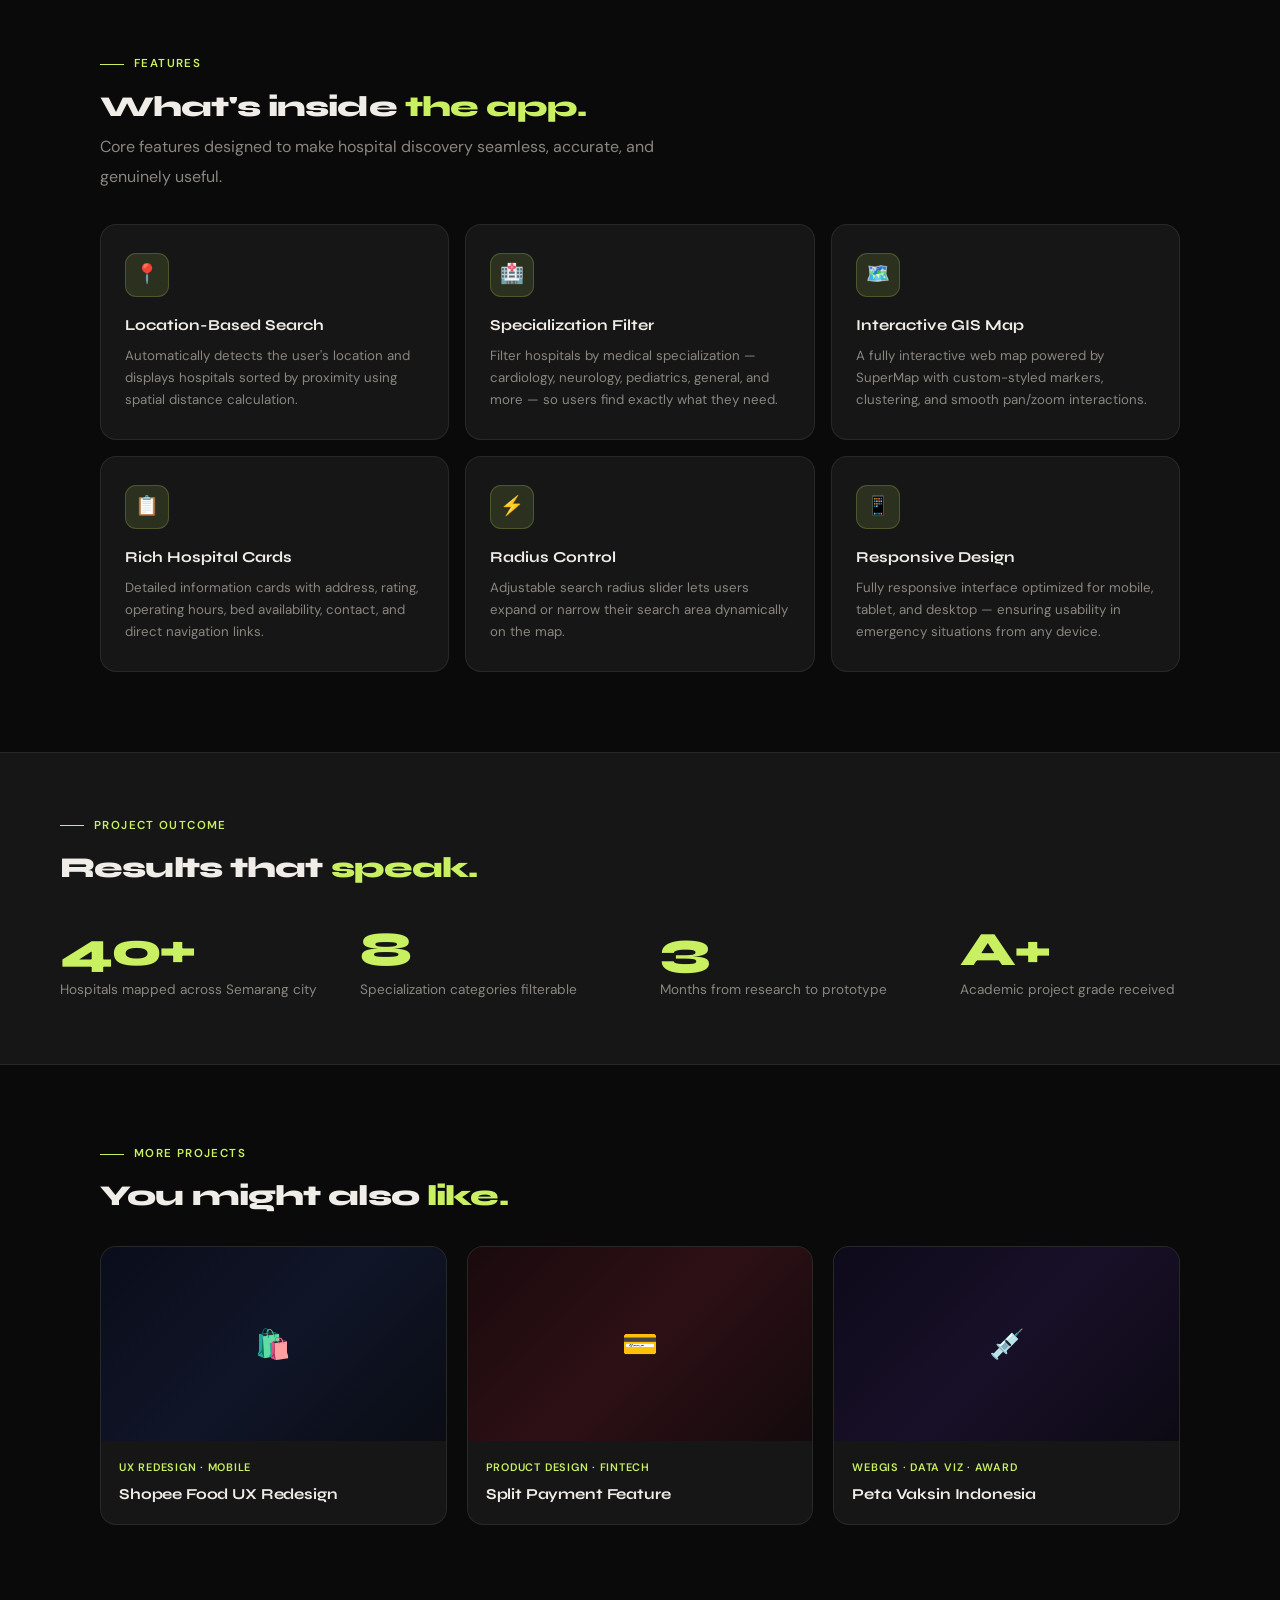
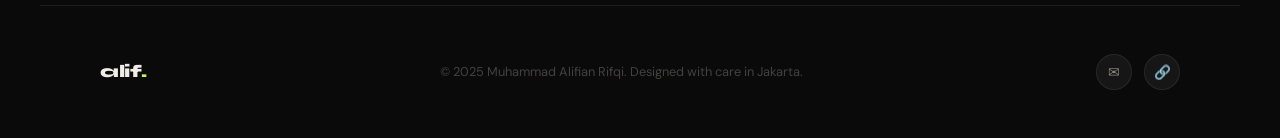
<file: projects/webgis-hospital.html>
<!DOCTYPE html>
<html lang="en">
<head>
  <meta charset="UTF-8" />
  <meta name="viewport" content="width=device-width, initial-scale=1.0" />
  <title>WebGIS Hospital Finder – Alifian Rifqi</title>
  <meta name="description" content="Case study: WebGIS Hospital Finder Semarang — UI/UX Design by Muhammad Alifian Rifqi." />
  <link rel="preconnect" href="https://fonts.googleapis.com" />
  <link rel="preconnect" href="https://fonts.gstatic.com" crossorigin />
  <link href="https://fonts.googleapis.com/css2?family=Syne:wght@400;500;600;700;800&family=DM+Sans:ital,opsz,wght@0,9..40,300;0,9..40,400;0,9..40,500;1,9..40,300&display=swap" rel="stylesheet" />
  <link rel="stylesheet" href="/assets/style.css" />
</head>
<body>

  <div class="cur" id="cur"></div>
  <div class="cur-r" id="curR"></div>

  <!-- Mobile Menu -->
  <div class="mob-menu" id="mobMenu">
    <button class="mob-close" id="mobClose">✕</button>
    <a href="../index.html">Home</a>
    <a href="../works.html">Works</a>
    <a href="../index.html#about">About</a>
    <a href="../index.html#contact">Contact</a>
  </div>

  <!-- Nav -->
  <nav class="always-border">
    <a href="../index.html" class="n-logo">alif<span>-</span class="n-logo">uiux<span></span></a>
    <ul class="n-links">
      <li><a href="../index.html">Home</a></li>
      <li><a href="../works.html">Works</a></li>
      <li><a href="../index.html#about">About</a></li>
      <li><a href="../index.html#experience">Experience</a></li>
      <li><a href="../index.html#contact">Contact</a></li>
    </ul>
    <a href="https://wa.me/628115490273" class="n-cta">Let's Talk</a>
    <button class="n-ham" id="ham"><span></span><span></span><span></span></button>
  </nav>

  <!-- Breadcrumb -->
  <div class="breadcrumb rv">
    <a href="../index.html">Home</a>
    <span class="breadcrumb-sep">/</span>
    <a href="../works.html">Works</a>
    <span class="breadcrumb-sep">/</span>
    <span>WebGIS Hospital Finder</span>
  </div>

  <!-- Project Hero -->
  <div class="proj-hero">
    <div class="proj-meta-row rv">
      <span class="proj-tag">GIS</span>
      <span class="proj-tag">WebGIS</span>
      <span class="proj-tag">UX Design</span>
      <span class="proj-tag alt">2023</span>
      <span class="proj-tag alt">Academic Project</span>
    </div>
    <h1 class="proj-title">WebGIS <span class="ac">Hospital</span><br>Finder – Semarang</h1>
    <p class="proj-subtitle rv">A web-based geographic information system that helps residents of Semarang find the nearest, most suitable hospital — filtered by specialization, distance, and real-time availability.</p>
    <div class="proj-ctas">
      <a href="../index.html#contact" class="btn-p">Discuss a Similar Project</a>
      <a href="../works.html" class="btn-s">← Back to Works</a>
    </div>

    <!-- Stats bar -->
    <div class="proj-stats rv">
      <div class="ps-item"><div class="ps-label">Timeline</div><div class="ps-val">3 Months</div></div>
      <div class="ps-item"><div class="ps-label">Role</div><div class="ps-val">Lead UI/UX Designer</div></div>
      <div class="ps-item"><div class="ps-label">Platform</div><div class="ps-val">Web Application</div></div>
      <div class="ps-item"><div class="ps-label">Tools Used</div><div class="ps-val">Figma, SuperMap</div></div>
    </div>
  </div>

  <!-- Preview Grid -->
  <div class="preview-section">
    <div class="preview-grid rv">

      <!-- Tall left: main app mockup -->
      <div class="pg-item tall bg-gis">
        <div class="pg-img" style="align-items:flex-start;padding:28px;">
          <div class="mock-screen" style="width:100%;">
            <div class="mock-bar">
              <div class="mock-dot" style="background:#ff5f57;"></div>
              <div class="mock-dot" style="background:#febc2e;"></div>
              <div class="mock-dot" style="background:#28c840;"></div>
              <div style="flex:1;margin-left:8px;height:14px;background:#222;border-radius:4px;"></div>
            </div>
            <div class="mock-content">
              <div style="font-family:var(--fd);font-size:.72rem;font-weight:700;color:var(--accent);margin-bottom:10px;letter-spacing:.06em;">HOSPITAL FINDER — SEMARANG</div>
              <div class="mock-map">
                <span style="z-index:2;font-size:2rem;">🗺️</span>
                <div class="mock-pin" style="top:30%;left:40%;">📍</div>
                <div class="mock-pin" style="top:55%;left:62%;">📍</div>
                <div class="mock-pin" style="top:45%;left:28%;">📍</div>
              </div>
              <div class="mock-list">
                <div class="mock-row">
                  <div class="mock-row-ic">🏥</div>
                  <div class="mock-row-text"><div class="mock-row-title">RSUD Dr. Kariadi</div><div class="mock-row-sub">General · 1.2 km away</div></div>
                  <div class="mock-row-badge">Open</div>
                </div>
                <div class="mock-row">
                  <div class="mock-row-ic">🏥</div>
                  <div class="mock-row-text"><div class="mock-row-title">RS St. Elizabeth</div><div class="mock-row-sub">Specialist · 2.4 km away</div></div>
                  <div class="mock-row-badge">Open</div>
                </div>
                <div class="mock-row">
                  <div class="mock-row-ic">🏥</div>
                  <div class="mock-row-text"><div class="mock-row-title">RS Telogorejo</div><div class="mock-row-sub">Cardiology · 3.1 km away</div></div>
                  <div class="mock-row-badge">Open</div>
                </div>
              </div>
            </div>
          </div>
        </div>
        <div class="pg-overlay">
          <div class="pg-overlay-label">Map View</div>
          <div class="pg-overlay-sub">Interactive hospital map with proximity search</div>
        </div>
      </div>

      <!-- Top right: filter panel -->
      <div class="pg-item bg-blue">
        <div class="pg-img" style="align-items:flex-start;padding:28px;">
          <div style="width:100%;">
            <div style="font-family:var(--fd);font-size:.72rem;font-weight:700;color:rgba(99,149,255,.8);letter-spacing:.08em;margin-bottom:16px;">FILTER &amp; SEARCH</div>
            <div style="display:flex;flex-direction:column;gap:10px;">
              <div style="background:#1a1f2e;border:1px solid rgba(99,149,255,.15);border-radius:8px;padding:12px 14px;display:flex;align-items:center;gap:10px;">
                <span>🔍</span>
                <div style="font-size:.8rem;color:var(--dim);">Search hospital or specialization…</div>
              </div>
              <div style="font-size:.72rem;font-weight:600;letter-spacing:.08em;text-transform:uppercase;color:var(--dim);margin-top:4px;">Specialization</div>
              <div style="display:flex;flex-wrap:wrap;gap:7px;">
                <div style="background:rgba(99,149,255,.15);border:1px solid rgba(99,149,255,.3);border-radius:100px;padding:5px 12px;font-size:.72rem;color:rgba(99,149,255,.9);font-weight:600;">General</div>
                <div style="background:#1a1f2e;border:1px solid rgba(255,255,255,.07);border-radius:100px;padding:5px 12px;font-size:.72rem;color:var(--dim);">Cardiology</div>
                <div style="background:#1a1f2e;border:1px solid rgba(255,255,255,.07);border-radius:100px;padding:5px 12px;font-size:.72rem;color:var(--dim);">Neurology</div>
                <div style="background:#1a1f2e;border:1px solid rgba(255,255,255,.07);border-radius:100px;padding:5px 12px;font-size:.72rem;color:var(--dim);">Pediatrics</div>
                <div style="background:#1a1f2e;border:1px solid rgba(255,255,255,.07);border-radius:100px;padding:5px 12px;font-size:.72rem;color:var(--dim);">Orthopedic</div>
              </div>
              <div style="font-size:.72rem;font-weight:600;letter-spacing:.08em;text-transform:uppercase;color:var(--dim);margin-top:4px;">Distance Radius</div>
              <div style="background:#1a1f2e;border-radius:8px;padding:14px;border:1px solid rgba(255,255,255,.05);">
                <div style="display:flex;justify-content:space-between;font-size:.75rem;color:var(--muted);margin-bottom:8px;"><span>0 km</span><span style="color:rgba(99,149,255,.9);font-weight:600;">5 km</span><span>20 km</span></div>
                <div style="height:4px;background:rgba(255,255,255,.08);border-radius:4px;position:relative;"><div style="position:absolute;left:0;width:30%;height:100%;background:rgba(99,149,255,.7);border-radius:4px;"></div></div>
              </div>
            </div>
          </div>
        </div>
        <div class="pg-overlay">
          <div class="pg-overlay-label">Smart Filters</div>
          <div class="pg-overlay-sub">Specialization and radius filtering</div>
        </div>
      </div>

      <!-- Bottom right: detail card -->
      <div class="pg-item bg-red">
        <div class="pg-img" style="align-items:flex-start;padding:28px;">
          <div style="width:100%;">
            <div style="font-family:var(--fd);font-size:.72rem;font-weight:700;color:rgba(255,140,99,.8);letter-spacing:.08em;margin-bottom:14px;">HOSPITAL DETAIL</div>
            <div style="background:#1a1010;border:1px solid rgba(255,140,99,.12);border-radius:10px;padding:16px;">
              <div style="display:flex;align-items:flex-start;gap:12px;margin-bottom:14px;">
                <div style="width:40px;height:40px;background:rgba(255,140,99,.15);border-radius:8px;display:flex;align-items:center;justify-content:center;flex-shrink:0;">🏥</div>
                <div>
                  <div style="font-family:var(--fd);font-size:.9rem;font-weight:700;margin-bottom:3px;">RSUD Dr. Kariadi</div>
                  <div style="font-size:.75rem;color:var(--muted);">Jl. Dr. Sutomo No.16, Semarang</div>
                </div>
              </div>
              <div style="display:grid;grid-template-columns:1fr 1fr;gap:8px;margin-bottom:12px;">
                <div style="background:rgba(255,255,255,.04);border-radius:6px;padding:9px;"><div style="font-size:.65rem;color:var(--dim);margin-bottom:3px;">Distance</div><div style="font-family:var(--fd);font-size:.85rem;font-weight:700;color:rgba(255,140,99,.9);">1.2 km</div></div>
                <div style="background:rgba(255,255,255,.04);border-radius:6px;padding:9px;"><div style="font-size:.65rem;color:var(--dim);margin-bottom:3px;">Rating</div><div style="font-family:var(--fd);font-size:.85rem;font-weight:700;color:rgba(255,140,99,.9);">4.7 ⭐</div></div>
                <div style="background:rgba(255,255,255,.04);border-radius:6px;padding:9px;"><div style="font-size:.65rem;color:var(--dim);margin-bottom:3px;">Type</div><div style="font-family:var(--fd);font-size:.85rem;font-weight:700;">Government</div></div>
                <div style="background:rgba(255,255,255,.04);border-radius:6px;padding:9px;"><div style="font-size:.65rem;color:var(--dim);margin-bottom:3px;">Status</div><div style="font-family:var(--fd);font-size:.85rem;font-weight:700;color:#4ade80;">Open 24hr</div></div>
              </div>
              <div style="background:rgba(255,140,99,.12);border:1px solid rgba(255,140,99,.2);border-radius:8px;padding:10px 14px;text-align:center;font-family:var(--fd);font-size:.8rem;font-weight:700;color:rgba(255,140,99,.9);">Get Directions →</div>
            </div>
          </div>
        </div>
        <div class="pg-overlay">
          <div class="pg-overlay-label">Hospital Detail</div>
          <div class="pg-overlay-sub">Rich info cards with directions</div>
        </div>
      </div>

    </div>
  </div>

 <!-- <div class="works-wrap">
    <div class="works-grid" id="worksGrid">

      <a href="projects/webgis-hospital.html" class="wc visible" data-cats="gis">
        <div class="wc-img bg1"><div class="wc-icon" style="background:rgba(200,240,96,.12);border:1px solid rgba(200,240,96,.2);">🗺️</div></div>
        <div class="wc-body">
          <div class="wc-tags"><span class="wc-tag">GIS</span><span class="wc-tag">WebGIS</span><span class="wc-tag">UX Design</span><span class="wc-tag">Featured</span></div>
          <div class="wc-title">WebGIS Hospital Finder – Semarang</div>
          <div class="wc-desc">A web-based GIS application helping users find the nearest and most suitable hospital based on specialization and needs. Designed end-to-end with geospatial filtering, interactive map navigation, and full UX documentation.</div>
        </div>
        <div class="wc-footer"><span class="wc-year">2023</span><div class="wc-arr">↗</div></div>
      </a>

      <a href="/404.html" class="wc visible" data-cats="ux">
        <div class="wc-img bg2"><div class="wc-icon" style="background:rgba(99,149,255,.12);border:1px solid rgba(99,149,255,.2);">🛍️</div></div>
        <div class="wc-body">
          <div class="wc-tags"><span class="wc-tag">UX Redesign</span><span class="wc-tag">Mobile</span></div>
          <div class="wc-title">Shopee Food UX Redesign</div>
          <div class="wc-desc">Redesigned the food delivery interface to improve usability and modernize the experience — cleaner navigation and more intuitive ordering flows.</div>
        </div>
        <div class="wc-footer"><span class="wc-year">2023</span><div class="wc-arr">↗</div></div>
      </a>

      <a href="/404.html" class="wc visible" data-cats="product">
        <div class="wc-img bg3"><div class="wc-icon" style="background:rgba(255,140,99,.12);border:1px solid rgba(255,140,99,.2);">💳</div></div>
        <div class="wc-body">
          <div class="wc-tags"><span class="wc-tag">Product Design</span><span class="wc-tag">FinTech</span></div>
          <div class="wc-title">Split Payment Feature</div>
          <div class="wc-desc">Designed a seamless bill-splitting experience to improve transaction flexibility and convenience from ideation to interactive prototype.</div>
        </div>
        <div class="wc-footer"><span class="wc-year">2023</span><div class="wc-arr">↗</div></div>
      </a>

      <a href="/404.html" class="wc visible" data-cats="gis data">
        <div class="wc-img bg4"><div class="wc-icon" style="background:rgba(180,99,255,.12);border:1px solid rgba(180,99,255,.2);">💉</div></div>
        <div class="wc-body">
          <div class="wc-tags"><span class="wc-tag">WebGIS</span><span class="wc-tag">Data Viz</span><span class="wc-tag">Best Group Award</span></div>
          <div class="wc-title">Peta Vaksin Indonesia</div>
          <div class="wc-desc">Interactive web map visualizing COVID-19 vaccination progress across all Indonesian provinces. Won Best Group Award. Choropleth maps, spatial data visualization, and responsive dashboard design.</div>
        </div>
        <div class="wc-footer"><span class="wc-year">2022</span><div class="wc-arr">↗</div></div>
      </a>

    </div>
  </div> -->

  <!-- Overview + Sidebar -->
  <div class="detail-wrap">
    <div class="detail-grid rv">
      <div class="detail-main">
        <p class="section-label">Project Overview</p>
        <h2 class="body-title">Finding the right hospital<br>shouldn't be <span class="ac">hard.</span></h2>
        <p class="body-text">Residents of Semarang faced a significant challenge: when in need of medical attention, there was no centralized, digital tool to quickly find the nearest suitable hospital based on their specific medical needs. People relied on word-of-mouth, outdated pamphlets, or time-consuming Google searches.</p>
        <p class="body-text">This project set out to solve that problem through a web-based GIS application — combining geographic data from the city of Semarang with an intuitive, user-centered interface that made hospital discovery fast, accurate, and accessible to anyone with a smartphone or computer.</p>
        <p class="body-text">As the lead designer, I was responsible for the full UX process: user research, journey mapping, wireframing, visual design, and the final interactive Figma prototype. The geospatial data layer was built in collaboration with a GIS engineer using SuperMap.</p>
      </div>
      <div class="detail-side">
        <div class="side-block">
          <div class="side-title">Project Tags</div>
          <div class="tag-wrap">
            <span class="s-tag">WebGIS</span><span class="s-tag">UX Design</span>
            <span class="s-tag">Spatial Data</span><span class="s-tag">Health Tech</span>
            <span class="s-tag">Figma</span><span class="s-tag">SuperMap</span>
            <span class="s-tag">Prototyping</span><span class="s-tag">User Research</span>
            <span class="s-tag">Academic Project</span>
          </div>
        </div>
        <div class="side-block">
          <div class="side-title">Project Details</div>
          <div class="meta-row"><span class="meta-key">Year</span><span class="meta-val">2023</span></div>
          <div class="meta-row"><span class="meta-key">Duration</span><span class="meta-val">3 Months</span></div>
          <div class="meta-row"><span class="meta-key">Role</span><span class="meta-val">Lead UI/UX Designer</span></div>
          <div class="meta-row"><span class="meta-key">Platform</span><span class="meta-val">Web App</span></div>
          <div class="meta-row"><span class="meta-key">Industry</span><span class="meta-val">Health / GIS</span></div>
          <div class="meta-row"><span class="meta-key">Status</span><span class="meta-val">Completed</span></div>
        </div>
        <div class="side-block">
          <div class="side-title">Deliverables</div>
          <div style="display:flex;flex-direction:column;gap:8px;">
            <div style="display:flex;align-items:center;gap:10px;font-size:.85rem;color:var(--muted);"><span style="color:var(--accent);">✓</span> UX Research Report</div>
            <div style="display:flex;align-items:center;gap:10px;font-size:.85rem;color:var(--muted);"><span style="color:var(--accent);">✓</span> User Journey Maps</div>
            <div style="display:flex;align-items:center;gap:10px;font-size:.85rem;color:var(--muted);"><span style="color:var(--accent);">✓</span> Wireframes (Lo-Fi)</div>
            <div style="display:flex;align-items:center;gap:10px;font-size:.85rem;color:var(--muted);"><span style="color:var(--accent);">✓</span> High-Fidelity UI</div>
            <div style="display:flex;align-items:center;gap:10px;font-size:.85rem;color:var(--muted);"><span style="color:var(--accent);">✓</span> Interactive Prototype</div>
            <div style="display:flex;align-items:center;gap:10px;font-size:.85rem;color:var(--muted);"><span style="color:var(--accent);">✓</span> Design Documentation</div>
          </div>
        </div>
      </div>
    </div>

    <!-- Challenges -->
    <div class="rv">
      <p class="section-label">Key Challenges</p>
      <h2 class="body-title" style="margin-bottom:8px;">Problems we <span class="ac">solved.</span></h2>
      <p class="body-text" style="max-width:600px;">Designing a spatial application for non-technical users presented unique UX challenges that required thoughtful solutions.</p>
    </div>
    <div class="challenges-grid rv">
      <div class="ch-card"><div class="ch-num">01</div><div class="ch-title">Map Complexity for Non-GIS Users</div><div class="ch-desc">Most users had no experience with GIS tools. The map interface had to feel as intuitive as Google Maps — with simplified controls, clear visual hierarchy, and progressive disclosure of spatial data.</div></div>
      <div class="ch-card"><div class="ch-num">02</div><div class="ch-title">Medical Data Hierarchy</div><div class="ch-desc">Hospital information is complex — types, specializations, facilities, hours, capacity. Designing information architecture that surfaced the right details at the right moment required extensive user research.</div></div>
      <div class="ch-card"><div class="ch-num">03</div><div class="ch-title">Mobile-First in a Low-Bandwidth Context</div><div class="ch-desc">Most users would access the tool on mobile during emergencies, often in areas with poor connectivity. The design had to be lightweight, fast, and functional on low-end devices.</div></div>
      <div class="ch-card"><div class="ch-num">04</div><div class="ch-title">Spatial Data Integration</div><div class="ch-desc">Bridging the gap between GIS data layers and a consumer-facing UI required close collaboration with the geospatial engineer to ensure data accuracy while maintaining design integrity.</div></div>
    </div>

    <!-- Features -->
    <div class="features-section rv">
      <p class="section-label">Features</p>
      <h2 class="body-title" style="margin-bottom:8px;">What's inside <span class="ac">the app.</span></h2>
      <p class="body-text" style="max-width:600px;margin-bottom:0;">Core features designed to make hospital discovery seamless, accurate, and genuinely useful.</p>
      <div class="features-grid">
        <div class="feat-card"><div class="feat-icon">📍</div><div class="feat-title">Location-Based Search</div><div class="feat-desc">Automatically detects the user's location and displays hospitals sorted by proximity using spatial distance calculation.</div></div>
        <div class="feat-card"><div class="feat-icon">🏥</div><div class="feat-title">Specialization Filter</div><div class="feat-desc">Filter hospitals by medical specialization — cardiology, neurology, pediatrics, general, and more — so users find exactly what they need.</div></div>
        <div class="feat-card"><div class="feat-icon">🗺️</div><div class="feat-title">Interactive GIS Map</div><div class="feat-desc">A fully interactive web map powered by SuperMap with custom-styled markers, clustering, and smooth pan/zoom interactions.</div></div>
        <div class="feat-card"><div class="feat-icon">📋</div><div class="feat-title">Rich Hospital Cards</div><div class="feat-desc">Detailed information cards with address, rating, operating hours, bed availability, contact, and direct navigation links.</div></div>
        <div class="feat-card"><div class="feat-icon">⚡</div><div class="feat-title">Radius Control</div><div class="feat-desc">Adjustable search radius slider lets users expand or narrow their search area dynamically on the map.</div></div>
        <div class="feat-card"><div class="feat-icon">📱</div><div class="feat-title">Responsive Design</div><div class="feat-desc">Fully responsive interface optimized for mobile, tablet, and desktop — ensuring usability in emergency situations from any device.</div></div>
      </div>
    </div>
  </div>

  <!-- Outcome Stats -->
  <div class="outcome-band rv">
    <div class="outcome-inner">
      <p class="section-label">Project Outcome</p>
      <h2 class="body-title" style="margin-bottom:0;">Results that <span class="ac">speak.</span></h2>
      <div class="outcome-stats">
        <div><div class="os-num">40+</div><div class="os-label">Hospitals mapped across Semarang city</div></div>
        <div><div class="os-num">8</div><div class="os-label">Specialization categories filterable</div></div>
        <div><div class="os-num">3</div><div class="os-label">Months from research to prototype</div></div>
        <div><div class="os-num">A+</div><div class="os-label">Academic project grade received</div></div>
      </div>
    </div>
  </div>

  <!-- More Projects -->
  <div class="more-section">
    <p class="section-label rv">More Projects</p>
    <h2 class="body-title rv d1" style="margin-bottom:0;">You might also <span class="ac">like.</span></h2>
    <div class="more-grid rv d2">
      <a href="/404.html" class="more-card">
        <div class="more-img bg-blue">🛍️</div>
        <div class="more-body"><div class="more-label">UX Redesign · Mobile</div><div class="more-title">Shopee Food UX Redesign</div></div>
      </a>
      <a href="/404.html" class="more-card">
        <div class="more-img bg-red">💳</div>
        <div class="more-body"><div class="more-label">Product Design · FinTech</div><div class="more-title">Split Payment Feature</div></div>
      </a>
      <a href="/404.html" class="more-card">
        <div class="more-img bg-purple">💉</div>
        <div class="more-body"><div class="more-label">WebGIS · Data Viz · Award</div><div class="more-title">Peta Vaksin Indonesia</div></div>
      </a>
    </div>
  </div>

  <footer>
    <a href="../index.html" class="ft-logo">alif<span>.</span></a>
    <div class="ft-copy">© 2025 Muhammad Alifian Rifqi. Designed with care in Jakarta.</div>
    <div class="ft-soc">
      <a href="mailto:uiux.alif@gmail.com" class="ft-s">✉</a>
      <a href="https://bit.ly/Alifian-UIUX-Portfolio" target="_blank" rel="noopener" class="ft-s">🔗</a>
    </div>
  </footer>

  <script>
    const cur=document.getElementById('cur'),curR=document.getElementById('curR');
    let mx=0,my=0,rx=0,ry=0;
    document.addEventListener('mousemove',e=>{mx=e.clientX;my=e.clientY;cur.style.left=mx+'px';cur.style.top=my+'px';});
    (function a(){rx+=(mx-rx)*.12;ry+=(my-ry)*.12;curR.style.left=rx+'px';curR.style.top=ry+'px';requestAnimationFrame(a);})();
    document.querySelectorAll('a,button,.ch-card,.feat-card,.more-card').forEach(el=>{
      el.addEventListener('mouseenter',()=>{cur.style.width='16px';cur.style.height='16px';curR.style.width='48px';curR.style.height='48px';curR.style.opacity='.8';});
      el.addEventListener('mouseleave',()=>{cur.style.width='10px';cur.style.height='10px';curR.style.width='36px';curR.style.height='36px';curR.style.opacity='.45';});
    });
    document.getElementById('ham').addEventListener('click',()=>document.getElementById('mobMenu').classList.add('open'));
    document.getElementById('mobClose').addEventListener('click',()=>document.getElementById('mobMenu').classList.remove('open'));
    const obs=new IntersectionObserver(e=>e.forEach(en=>{if(en.isIntersecting)en.target.classList.add('visible');}),{threshold:.08,rootMargin:'0px 0px -40px 0px'});
    document.querySelectorAll('.rv').forEach(el=>obs.observe(el));
  </script>
</body>
</html>
</file>
<file: assets/style.css>
/* ============================================================
   ALIFIAN RIFQI — PORTFOLIO
   style.css  |  Master stylesheet for all pages
   ============================================================ */

/* ── Reset & Root ── */
:root {
  --bg:    #0a0a0a;
  --bg2:   #111111;
  --bg3:   #181818;
  --card:  #161616;
  --border:   rgba(255, 255, 255, 0.08);
  --border-h: rgba(255, 255, 255, 0.16);
  --text:   #f0ede8;
  --muted:  #8a8680;
  --dim:    #444240;
  --accent:      #c8f060;
  --accent2:     rgba(200, 240, 96, 0.12);
  --accent-glow: rgba(200, 240, 96, 0.22);
  --fd: 'Syne', sans-serif;
  --fb: 'DM Sans', sans-serif;
  --r:  16px;
  --rs: 10px;
  --t:  0.32s cubic-bezier(0.25, 0.46, 0.45, 0.94);
}

*, *::before, *::after { box-sizing: border-box; margin: 0; padding: 0; }
html  { scroll-behavior: smooth; }
body  {
  background: var(--bg);
  color: var(--text);
  font-family: var(--fb);
  font-size: 16px;
  line-height: 1.6;
  overflow-x: hidden;
  cursor: none;
}

/* Grain overlay */
body::before {
  content: '';
  position: fixed; inset: 0;
  background-image: url("data:image/svg+xml,%3Csvg viewBox='0 0 256 256' xmlns='http://www.w3.org/2000/svg'%3E%3Cfilter id='n'%3E%3CfeTurbulence type='fractalNoise' baseFrequency='0.9' numOctaves='4' stitchTiles='stitch'/%3E%3C/filter%3E%3Crect width='100%25' height='100%25' filter='url(%23n)'/%3E%3C/svg%3E");
  opacity: 0.025;
  pointer-events: none;
  z-index: 9990;
}


/* ============================================================
   CURSOR
   ============================================================ */
.cur {
  position: fixed;
  width: 10px; height: 10px;
  background: var(--accent);
  border-radius: 50%;
  pointer-events: none;
  z-index: 9999;
  transform: translate(-50%, -50%);
  transition: width .2s, height .2s;
  mix-blend-mode: difference;
}
.cur-r {
  position: fixed;
  width: 36px; height: 36px;
  border: 1.5px solid var(--accent);
  border-radius: 50%;
  pointer-events: none;
  z-index: 9998;
  transform: translate(-50%, -50%);
  opacity: .45;
}


/* ============================================================
   NAVIGATION
   ============================================================ */
nav {
  position: fixed; top: 0; left: 0; right: 0;
  z-index: 100;
  display: flex; align-items: center; justify-content: space-between;
  padding: 20px 60px;
  background: rgba(10, 10, 10, 0.75);
  backdrop-filter: blur(24px);
  -webkit-backdrop-filter: blur(24px);
  border-bottom: 1px solid transparent;
  transition: border-color .3s;
}
nav.sc { border-color: var(--border); }
/* works.html and project pages always show the border */
nav.always-border { border-color: var(--border); }

.n-logo {
  font-family: var(--fd);
  font-weight: 800;
  font-size: 1.2rem;
  letter-spacing: -.02em;
  color: var(--text);
  text-decoration: none;
}
.n-logo span { color: var(--accent); }

.n-links {
  display: flex; gap: 36px;
  list-style: none;
}
.n-links a {
  font-size: .875rem;
  color: var(--muted);
  text-decoration: none;
  letter-spacing: .02em;
  transition: color var(--t);
}
.n-links a:hover,
.n-links a.active { color: var(--text); }

.n-cta {
  background: var(--accent);
  color: #0a0a0a;
  font-family: var(--fd);
  font-weight: 700;
  font-size: .8rem;
  letter-spacing: .04em;
  text-transform: uppercase;
  text-decoration: none;
  padding: 10px 22px;
  border-radius: 100px;
  transition: background var(--t), transform var(--t);
}
.n-cta:hover { background: #d9ff70; transform: translateY(-1px); }

.n-ham {
  display: none;
  flex-direction: column; gap: 5px;
  background: none; border: none;
  cursor: pointer; padding: 4px;
}
.n-ham span {
  display: block;
  width: 24px; height: 1.5px;
  background: var(--text);
  transition: all .3s;
}

/* Mobile menu */
.mob-menu {
  display: none;
  position: fixed; inset: 0;
  background: var(--bg);
  z-index: 99;
  flex-direction: column;
  align-items: center; justify-content: center;
  gap: 32px;
}
.mob-menu.open { display: flex; }
.mob-menu a {
  font-family: var(--fd);
  font-size: 2rem; font-weight: 700;
  color: var(--text); text-decoration: none;
  transition: color .2s;
}
.mob-menu a:hover { color: var(--accent); }
.mob-close {
  position: absolute; top: 24px; right: 28px;
  background: none; border: none;
  cursor: pointer; font-size: 1.8rem;
  color: var(--text);
}


/* ============================================================
   BUTTONS
   ============================================================ */
.btn-p {
  background: var(--accent);
  color: #0a0a0a;
  font-family: var(--fd);
  font-weight: 700;
  font-size: .875rem;
  letter-spacing: .03em;
  padding: 14px 32px;
  border-radius: 100px;
  text-decoration: none;
  border: none; cursor: pointer;
  display: inline-flex; align-items: center; gap: 8px;
  transition: background var(--t), transform var(--t), box-shadow var(--t);
}
.btn-p:hover {
  background: #d9ff70;
  transform: translateY(-2px);
  box-shadow: 0 12px 40px var(--accent-glow);
}

.btn-s {
  background: transparent;
  color: var(--text);
  font-family: var(--fd);
  font-weight: 600;
  font-size: .875rem;
  letter-spacing: .03em;
  padding: 13px 32px;
  border-radius: 100px;
  text-decoration: none;
  border: 1px solid var(--border); cursor: pointer;
  display: inline-flex; align-items: center; gap: 8px;
  transition: border-color var(--t), background var(--t), transform var(--t);
}
.btn-s:hover {
  border-color: var(--border-h);
  background: rgba(255, 255, 255, .04);
  transform: translateY(-2px);
}


/* ============================================================
   SHARED SECTION UTILITIES
   ============================================================ */
section {
  padding: 120px 60px;
  max-width: 1200px;
  margin: 0 auto;
}

.eyebrow {
  font-size: .75rem;
  font-weight: 600;
  letter-spacing: .12em;
  text-transform: uppercase;
  color: var(--accent);
  margin-bottom: 16px;
}

.sec-title {
  font-family: var(--fd);
  font-size: clamp(2rem, 3.5vw, 3rem);
  font-weight: 800;
  line-height: 1.1;
  letter-spacing: -.03em;
  margin-bottom: 24px;
}

.ac { color: var(--accent); }

/* Scroll reveal */
.rv {
  opacity: 0;
  transform: translateY(28px);
  transition: opacity .6s ease, transform .6s ease;
}
.rv.visible { opacity: 1; transform: none; }
.d1 { transition-delay: .1s; }
.d2 { transition-delay: .2s; }
.d3 { transition-delay: .3s; }
.d4 { transition-delay: .4s; }

/* Animations */
@keyframes fsu  { from { opacity: 0; transform: translateY(24px); } to { opacity: 1; transform: none; } }
@keyframes pulse { 0%,100% { opacity:1; transform:scale(1); } 50% { opacity:.5; transform:scale(.85); } }
@keyframes mq   { from { transform: translateX(0); } to { transform: translateX(-50%); } }


/* ============================================================
   FOOTER  (shared)
   ============================================================ */
footer {
  border-top: 1px solid var(--border);
  padding: 48px 60px;
  max-width: 1200px;
  margin: 0 auto;
  display: flex; align-items: center; justify-content: space-between;
}
.ft-logo {
  font-family: var(--fd);
  font-weight: 800; font-size: 1.1rem;
  letter-spacing: -.02em;
  color: var(--text); text-decoration: none;
}
.ft-logo span { color: var(--accent); }
.ft-copy { font-size: .8rem; color: var(--dim); }
.ft-soc  { display: flex; gap: 12px; }
.ft-s {
  width: 36px; height: 36px;
  background: var(--card);
  border: 1px solid var(--border);
  border-radius: 50%;
  display: flex; align-items: center; justify-content: center;
  text-decoration: none; color: var(--muted); font-size: .85rem;
  transition: border-color var(--t), color var(--t);
}
.ft-s:hover { border-color: var(--accent); color: var(--accent); }


/* ============================================================
   ── INDEX PAGE ──
   ============================================================ */

/* Hero */
#hero {
  min-height: 100vh;
  display: flex; flex-direction: column; justify-content: center;
  padding-top: 120px; padding-bottom: 80px;
  max-width: 100%; position: relative; overflow: hidden;
}
.h-inner {
  max-width: 1200px; margin: 0 auto;
  padding: 0 60px; width: 100%;
  position: relative; z-index: 2;
}
.h-badge {
  display: inline-flex; align-items: center; gap: 8px;
  background: var(--accent2);
  border: 1px solid rgba(200, 240, 96, .2);
  border-radius: 100px;
  padding: 6px 16px; margin-bottom: 32px;
  font-size: .8rem; font-weight: 500;
  color: var(--accent); letter-spacing: .06em; text-transform: uppercase;
  animation: fsu .8s ease both;
}
.h-badge::before {
  content: '';
  width: 7px; height: 7px;
  background: var(--accent); border-radius: 50%;
  animation: pulse 2s infinite;
}
.h-hl {
  font-family: var(--fd);
  font-size: clamp(3.5rem, 8vw, 8rem);
  font-weight: 800; line-height: .95; letter-spacing: -.04em;
  margin-bottom: 8px;
  animation: fsu .9s .1s ease both;
}
.h-sub {
  font-size: clamp(1rem, 1.8vw, 1.25rem);
  font-weight: 300; color: var(--muted);
  max-width: 560px; margin: 32px 0 48px; line-height: 1.7;
  animation: fsu 1s .2s ease both;
}
.h-ctas {
  display: flex; gap: 16px; flex-wrap: wrap;
  animation: fsu 1s .3s ease both;
}
.h-stats {
  display: flex; gap: 48px; margin-top: 80px;
  animation: fsu 1s .4s ease both;
}
.stat-n {
  font-family: var(--fd);
  font-size: 2.5rem; font-weight: 800;
  letter-spacing: -.04em; line-height: 1;
}
.stat-n span { color: var(--accent); }
.stat-l { font-size: .8rem; color: var(--muted); margin-top: 4px; letter-spacing: .03em; }

.h-blob  {
  position: absolute; top: -10%; right: -15%;
  width: 700px; height: 700px;
  background: radial-gradient(circle, rgba(200,240,96,.06) 0%, transparent 70%);
  border-radius: 50%; pointer-events: none; z-index: 1;
}
.h-blob2 {
  position: absolute; bottom: 0; left: -10%;
  width: 500px; height: 500px;
  background: radial-gradient(circle, rgba(200,240,96,.04) 0%, transparent 70%);
  border-radius: 50%; pointer-events: none; z-index: 1;
}

/* Marquee */
.mq-wrap {
  overflow: hidden;
  border-top: 1px solid var(--border);
  border-bottom: 1px solid var(--border);
  padding: 18px 0; margin-top: 80px;
}
.mq-track {
  display: flex;
  animation: mq 28s linear infinite;
  white-space: nowrap;
}
.mq-item {
  display: inline-flex; align-items: center; gap: 24px; padding: 0 32px;
  font-family: var(--fd); font-size: .8rem; font-weight: 600;
  letter-spacing: .1em; text-transform: uppercase; color: var(--muted);
}
.mq-dot { width: 5px; height: 5px; background: var(--accent); border-radius: 50%; flex-shrink: 0; }

/* About section */
#about {
  display: grid;
  grid-template-columns: 1fr 1fr;
  gap: 80px; align-items: center;
}
.sk-grid  { display: flex; flex-wrap: wrap; gap: 10px; }
.sk-pill  {
  background: var(--card); border: 1px solid var(--border);
  color: var(--text); font-size: .8rem; font-weight: 500;
  padding: 6px 14px; border-radius: 100px; letter-spacing: .02em;
  transition: border-color var(--t), background var(--t), color var(--t);
  cursor: default;
}
.sk-pill:hover { border-color: var(--accent); background: var(--accent2); color: var(--accent); }
.a-card { background: var(--card); border: 1px solid var(--border); border-radius: var(--r); overflow: hidden; }
.a-card-img {
  width: 100%; aspect-ratio: 3/4;
  background: linear-gradient(135deg, #1a1a1a 0%, #222 50%, #1a1f10 100%);
  display: flex; align-items: center; justify-content: center;
  position: relative; overflow: hidden;
}
.a-card-img::after {
  content: ''; position: absolute; inset: 0;
  background: linear-gradient(to bottom, transparent 50%, var(--card) 100%);
}
.initials {
  width: 140px; height: 140px; border-radius: 50%;
  background: var(--accent2); border: 2px solid rgba(200,240,96,.3);
  display: flex; align-items: center; justify-content: center;
  font-family: var(--fd); font-size: 2.8rem; font-weight: 800;
  color: var(--accent); letter-spacing: -.04em;
  z-index: 2; position: relative;
}
.a-card-body  { padding: 24px; }
.a-card-name  { font-family: var(--fd); font-size: 1.2rem; font-weight: 700; margin-bottom: 4px; }
.a-card-role  { font-size: .85rem; color: var(--accent); margin-bottom: 16px; }
.avail {
  display: inline-flex; align-items: center; gap: 7px;
  background: rgba(74,222,128,.1); border: 1px solid rgba(74,222,128,.2);
  color: #4ade80; font-size: .75rem; font-weight: 500;
  padding: 5px 12px; border-radius: 100px;
}
.avail::before {
  content: ''; width: 6px; height: 6px;
  background: #4ade80; border-radius: 50%;
  animation: pulse 2s infinite;
}

/* Experience / Timeline */
.exp-grid { display: grid; grid-template-columns: 1fr 2fr; gap: 80px; }
.timeline  { display: flex; flex-direction: column; position: relative; }
.timeline::before {
  content: ''; position: absolute; left: 0; top: 0; bottom: 0;
  width: 1px;
  background: linear-gradient(to bottom, var(--accent), transparent);
}
.tl-item {
  padding: 0 0 48px 32px; position: relative;
  opacity: 0; transform: translateY(20px);
  transition: opacity .5s ease, transform .5s ease;
}
.tl-item.visible { opacity: 1; transform: none; }
.tl-dot {
  position: absolute; left: -5px; top: 6px;
  width: 10px; height: 10px;
  background: var(--accent); border-radius: 50%; border: 2px solid var(--bg);
}
.tl-period { font-size: .75rem; color: var(--accent); font-weight: 600; letter-spacing: .06em; text-transform: uppercase; margin-bottom: 8px; }
.tl-role   { font-family: var(--fd); font-size: 1.15rem; font-weight: 700; letter-spacing: -.02em; margin-bottom: 4px; }
.tl-co {
  font-size: .9rem;
  color: var(--muted);
  margin-bottom: 12px;

  display: inline-flex;
  align-items: center;   /* 🔥 this fixes vertical alignment */
  gap: 6px;              /* spacing between text and flag */
  transform: translateY(5px); /* 👈 tweak this */
}
.tl-co svg {
  height: 1em;
  width: auto;
}
.tl-desc   { font-size: .9rem; color: var(--muted); line-height: 1.7; }

/* Process */
#process { border-top: 1px solid var(--border); }
.proc-hd {
  display: grid; grid-template-columns: 1fr 1fr;
  gap: 80px; margin-bottom: 72px; align-items: end;
}
.proc-steps  { display: grid; grid-template-columns: 1fr 1fr; gap: 2px; }
.proc-card   { background: var(--card); padding: 40px 36px; position: relative; overflow: hidden; transition: background var(--t); }
.proc-card:hover { background: var(--bg3); }
.proc-card:nth-child(1) { border-radius: var(--r) 0 0 0; }
.proc-card:nth-child(2) { border-radius: 0 var(--r) 0 0; }
.proc-card:nth-child(3) { border-radius: 0 0 0 var(--r); }
.proc-card:nth-child(4) { border-radius: 0 0 var(--r) 0; }
.proc-n {
  font-family: var(--fd); font-size: 3.5rem; font-weight: 800;
  letter-spacing: -.06em; color: rgba(200,240,96,.07);
  line-height: 1; margin-bottom: 24px; transition: color var(--t);
}
.proc-card:hover .proc-n { color: rgba(200,240,96,.14); }
.proc-title { font-family: var(--fd); font-size: 1.1rem; font-weight: 700; margin-bottom: 12px; }
.proc-desc  { font-size: .9rem; color: var(--muted); line-height: 1.7; }
.proc-tag   { position: absolute; top: 20px; right: 20px; font-size: .7rem; color: var(--dim); letter-spacing: .08em; text-transform: uppercase; }

/* Project preview cards (index) */
.pp-hd {
  display: flex; align-items: flex-end; justify-content: space-between;
  margin-bottom: 56px; gap: 24px;
}
.pp-grid { display: grid; grid-template-columns: 1fr 1fr; gap: 24px; }

.pc {
  background: var(--card); border: 1px solid var(--border);
  border-radius: var(--r); overflow: hidden;
  position: relative; text-decoration: none; color: inherit;
  display: block;
  transition: border-color var(--t), transform var(--t);
}
.pc:hover { border-color: var(--border-h); transform: translateY(-4px); }
.pc.feat  { grid-column: 1 / -1; }
.pc-img   {
  width: 100%; aspect-ratio: 16/9;
  display: flex; align-items: center; justify-content: center;
  position: relative; overflow: hidden;
}
.pc.feat .pc-img { aspect-ratio: 2.5/1; }
.pc-icon  {
  width: 56px; height: 56px; border-radius: 14px;
  display: flex; align-items: center; justify-content: center;
  font-size: 1.5rem; position: relative; z-index: 2;
}
.pc-body  { padding: 24px; }
.pc-tags  { display: flex; gap: 8px; flex-wrap: wrap; margin-bottom: 12px; }
.pc-tag   {
  font-size: .7rem; font-weight: 600; letter-spacing: .06em; text-transform: uppercase;
  color: var(--accent); background: var(--accent2); padding: 3px 10px; border-radius: 100px;
}
.pc-title { font-family: var(--fd); font-size: 1.1rem; font-weight: 700; letter-spacing: -.02em; margin-bottom: 8px; }
.pc-desc  { font-size: .875rem; color: var(--muted); line-height: 1.6; }
.pc-arrow {
  position: absolute; top: 20px; right: 20px;
  width: 32px; height: 32px;
  background: var(--accent2); border: 1px solid rgba(200,240,96,.2);
  border-radius: 50%; display: flex; align-items: center; justify-content: center;
  color: var(--accent); font-size: .9rem;
  opacity: 0; transform: translate(4px,-4px);
  transition: opacity var(--t), transform var(--t);
}
.pc:hover .pc-arrow { opacity: 1; transform: translate(0,0); }

/* Services */
#services { border-top: 1px solid var(--border); }
.svc-hd {
  display: grid; grid-template-columns: 1fr 1fr;
  gap: 80px; margin-bottom: 64px; align-items: end;
}
.svc-grid { display: grid; grid-template-columns: 1fr 1fr 1fr; gap: 16px; }
.svc-card {
  background: var(--card); border: 1px solid var(--border);
  border-radius: var(--r); padding: 32px;
  transition: border-color var(--t), background var(--t), transform var(--t);
}
.svc-card:hover { border-color: rgba(200,240,96,.25); background: var(--bg3); transform: translateY(-4px); }
.svc-icon {
  width: 48px; height: 48px;
  background: var(--accent2); border: 1px solid rgba(200,240,96,.2);
  border-radius: 12px; display: flex; align-items: center; justify-content: center;
  font-size: 1.4rem; margin-bottom: 20px;
}
.svc-title { font-family: var(--fd); font-size: 1rem; font-weight: 700; margin-bottom: 10px; }
.svc-desc  { font-size: .875rem; color: var(--muted); line-height: 1.7; }

/* Contact */
#contact { border-top: 1px solid var(--border); }
.ct-inner {
  background: var(--card); border: 1px solid var(--border);
  border-radius: 24px; padding: 80px;
  display: grid; grid-template-columns: 1fr 1fr;
  gap: 80px; align-items: center;
  position: relative; overflow: hidden;
}
.ct-inner::before {
  content: ''; position: absolute; top: -50%; right: -20%;
  width: 500px; height: 500px;
  background: radial-gradient(circle, rgba(200,240,96,.05) 0%, transparent 70%);
  border-radius: 50%; pointer-events: none;
}
.ct-big {
  font-family: var(--fd);
  font-size: clamp(2.5rem, 4vw, 3.5rem);
  font-weight: 800; letter-spacing: -.04em; line-height: 1.1; margin-bottom: 20px;
}
.ct-sub { font-size: 1rem; color: var(--muted); line-height: 1.7; margin-bottom: 40px; }
.ct-links { display: flex; flex-direction: column; gap: 12px; }
.ct-link {
  display: flex; align-items: center; gap: 12px;
  font-size: .9rem; color: var(--muted); text-decoration: none;
  padding: 12px 16px;
  background: var(--bg3); border: 1px solid var(--border); border-radius: var(--rs);
  transition: border-color var(--t), color var(--t), background var(--t);
}
.ct-link:hover { border-color: rgba(200,240,96,.25); color: var(--text); background: var(--bg); }
.ct-link-ic {
  width: 32px; height: 32px; background: var(--accent2);
  border-radius: 8px; display: flex; align-items: center; justify-content: center;
  font-size: .9rem; flex-shrink: 0;
}
.cf  { display: flex; flex-direction: column; gap: 16px; }
.fg  { display: flex; flex-direction: column; gap: 8px; }
.fl  { font-size: .78rem; font-weight: 500; letter-spacing: .04em; text-transform: uppercase; color: var(--muted); }
.fi, .fta {
  background: var(--bg3); border: 1px solid var(--border); border-radius: var(--rs);
  color: var(--text); font-family: var(--fb); font-size: .95rem;
  padding: 12px 16px; transition: border-color var(--t); outline: none; resize: none;
}
.fi::placeholder, .fta::placeholder { color: var(--dim); }
.fi:focus, .fta:focus { border-color: rgba(200,240,96,.4); }
.fta { min-height: 120px; }


/* ============================================================
   ── WORKS PAGE ──
   ============================================================ */
.page-hero {
  padding: 160px 60px 80px;
  max-width: 1200px; margin: 0 auto;
}
.ph-label {
  font-size: .75rem; font-weight: 600; letter-spacing: .12em;
  text-transform: uppercase; color: var(--accent); margin-bottom: 16px;
}
.ph-title {
  font-family: var(--fd);
  font-size: clamp(3rem, 6vw, 5.5rem);
  font-weight: 800; line-height: 1; letter-spacing: -.04em;
  margin-bottom: 24px;
  animation: fsu .8s ease both;
}
.ph-sub {
  font-size: 1.1rem; color: var(--muted);
  max-width: 520px; line-height: 1.7;
  animation: fsu .9s .1s ease both;
}

/* Filters */
.filters-wrap { padding: 0 60px 48px; max-width: 1200px; margin: 0 auto; }
.filters { display: flex; gap: 10px; flex-wrap: wrap; align-items: center; }
.filter-btn {
  font-family: var(--fd); font-size: .8rem; font-weight: 600;
  letter-spacing: .04em; text-transform: uppercase;
  padding: 8px 18px; border-radius: 100px;
  border: 1px solid var(--border);
  background: transparent; color: var(--muted);
  cursor: pointer; transition: all var(--t);
}
.filter-btn:hover { border-color: var(--border-h); color: var(--text); }
.filter-btn.active { background: var(--accent); color: #0a0a0a; border-color: var(--accent); }
.filter-count { font-family: var(--fd); font-size: .75rem; color: var(--dim); margin-left: auto; }

/* Works grid */
.works-wrap { padding: 0 60px 80px; max-width: 1200px; margin: 0 auto; }
.works-grid { display: grid; grid-template-columns: repeat(3, 1fr); gap: 24px; }

.wc {
  background: var(--card); border: 1px solid var(--border);
  border-radius: var(--r); overflow: hidden;
  text-decoration: none; color: inherit; display: block;
  transition: border-color var(--t), transform var(--t);
  opacity: 0; transform: translateY(20px);
}
.wc.visible { opacity: 1; transform: none; }
.wc.hidden  { display: none; }
.wc:hover   { border-color: var(--border-h); transform: translateY(-5px); }
.wc.large   { grid-column: span 2; }
.wc-img {
  width: 100%; aspect-ratio: 16/9;
  display: flex; align-items: center; justify-content: center;
  position: relative; overflow: hidden;
}
.wc.large .wc-img { aspect-ratio: 21/9; }
.wc-icon {
  width: 52px; height: 52px; border-radius: 13px;
  display: flex; align-items: center; justify-content: center;
  font-size: 1.4rem; position: relative; z-index: 2;
}
.wc-body   { padding: 22px; }
.wc-tags   { display: flex; gap: 8px; flex-wrap: wrap; margin-bottom: 10px; }
.wc-tag    {
  font-size: .68rem; font-weight: 600; letter-spacing: .06em; text-transform: uppercase;
  color: var(--accent); background: var(--accent2); padding: 3px 9px; border-radius: 100px;
}
.wc-title  { font-family: var(--fd); font-size: 1.05rem; font-weight: 700; letter-spacing: -.02em; margin-bottom: 6px; }
.wc-desc   { font-size: .85rem; color: var(--muted); line-height: 1.6; }
.wc-footer { padding: 0 22px 22px; display: flex; align-items: center; justify-content: space-between; }
.wc-year   { font-size: .75rem; color: var(--dim); letter-spacing: .06em; }
.wc-arr    {
  width: 28px; height: 28px;
  background: var(--accent2); border: 1px solid rgba(200,240,96,.2);
  border-radius: 50%; display: flex; align-items: center; justify-content: center;
  color: var(--accent); font-size: .8rem;
  opacity: 0; transform: translate(4px,-4px);
  transition: opacity var(--t), transform var(--t);
}
.wc:hover .wc-arr { opacity: 1; transform: translate(0,0); }

/* CTA Band (works page) */
.cta-band {
  background: var(--card);
  border-top: 1px solid var(--border);
  border-bottom: 1px solid var(--border);
  padding: 80px 60px; margin-top: 40px;
}
.cta-band-inner {
  max-width: 1200px; margin: 0 auto;
  display: flex; align-items: center; justify-content: space-between; gap: 40px;
}
.cta-band-title {
  font-family: var(--fd);
  font-size: clamp(1.8rem, 3vw, 2.5rem);
  font-weight: 800; letter-spacing: -.03em;
}
.cta-band-sub { font-size: .95rem; color: var(--muted); margin-top: 8px; }


/* ============================================================
   ── PROJECT DETAIL PAGE ──
   ============================================================ */

/* Breadcrumb */
.breadcrumb {
  padding: 100px 60px 0;
  max-width: 1200px; margin: 0 auto;
  display: flex; align-items: center; gap: 10px;
  font-size: .8rem; color: var(--dim);
}
.breadcrumb a { color: var(--muted); text-decoration: none; transition: color var(--t); }
.breadcrumb a:hover { color: var(--text); }
.breadcrumb-sep { color: var(--dim); }

/* Project hero */
.proj-hero { padding: 32px 60px 0; max-width: 1200px; margin: 0 auto; }
.proj-meta-row { display: flex; align-items: center; gap: 12px; margin-bottom: 24px; flex-wrap: wrap; }
.proj-tag {
  font-size: .72rem; font-weight: 600; letter-spacing: .07em; text-transform: uppercase;
  color: var(--accent); background: var(--accent2);
  border: 1px solid rgba(200,240,96,.2);
  padding: 4px 12px; border-radius: 100px;
}
.proj-tag.alt { color: var(--muted); background: var(--card); border-color: var(--border); }
.proj-title {
  font-family: var(--fd);
  font-size: clamp(2.8rem, 5.5vw, 5rem);
  font-weight: 800; letter-spacing: -.04em; line-height: 1;
  margin-bottom: 24px;
  animation: fsu .8s ease both;
}
.proj-subtitle {
  font-size: 1.15rem; color: var(--muted);
  max-width: 620px; line-height: 1.75; margin-bottom: 40px;
  animation: fsu .9s .1s ease both;
}
.proj-ctas { display: flex; gap: 14px; flex-wrap: wrap; margin-bottom: 64px; animation: fsu .9s .15s ease both; }

/* Stats bar */
.proj-stats {
  display: grid; grid-template-columns: repeat(4, 1fr);
  gap: 1px; background: var(--border);
  border: 1px solid var(--border); border-radius: var(--r);
  overflow: hidden; margin-bottom: 80px;
}
.ps-item   { background: var(--card); padding: 24px 28px; }
.ps-label  { font-size: .72rem; font-weight: 600; letter-spacing: .1em; text-transform: uppercase; color: var(--dim); margin-bottom: 8px; }
.ps-val    { font-family: var(--fd); font-size: 1.05rem; font-weight: 700; color: var(--text); }

/* Preview grid — Framer 4-grid style */
.preview-section { padding: 0 60px 80px; max-width: 1200px; margin: 0 auto; }
.preview-grid {
  display: grid;
  grid-template-columns: 1fr 1fr;
  grid-template-rows: auto auto;
  gap: 16px;
}
.pg-item {
  border-radius: var(--r); overflow: hidden;
  background: var(--card); border: 1px solid var(--border);
  position: relative;
  transition: transform var(--t), border-color var(--t);
}
.pg-item:hover { transform: scale(1.01); border-color: var(--border-h); }
.pg-item.tall  { grid-row: span 2; }
.pg-item.wide  { grid-column: span 2; }
.pg-img {
  width: 100%; height: 100%;
  min-height: 260px;
  display: flex; align-items: center; justify-content: center;
  position: relative;
}
.pg-item.tall .pg-img { min-height: 560px; }
.pg-item.wide .pg-img { min-height: 300px; }
.pg-overlay {
  position: absolute; bottom: 0; left: 0; right: 0;
  padding: 20px 24px;
  background: linear-gradient(to top, rgba(10,10,10,.9) 0%, transparent 100%);
}
.pg-overlay-label { font-family: var(--fd); font-size: .8rem; font-weight: 700; letter-spacing: .06em; text-transform: uppercase; color: var(--accent); }
.pg-overlay-sub   { font-size: .8rem; color: var(--muted); margin-top: 2px; }

/* Mock-up elements inside preview */
.mock-screen { position: relative; z-index: 2; border-radius: 10px; overflow: hidden; box-shadow: 0 24px 60px rgba(0,0,0,.6); }
.mock-bar    { height: 28px; background: #1a1a1a; display: flex; align-items: center; padding: 0 12px; gap: 6px; border-bottom: 1px solid rgba(255,255,255,.06); }
.mock-dot    { width: 8px; height: 8px; border-radius: 50%; }
.mock-content { background: #111; padding: 16px; }
.mock-map    {
  height: 160px;
  background: linear-gradient(135deg, #0d1a0a, #1a2d10);
  border-radius: 6px;
  display: flex; align-items: center; justify-content: center;
  font-size: 2rem; position: relative; overflow: hidden;
}
.mock-map::after {
  content: ''; position: absolute; inset: 0;
  background:
    repeating-linear-gradient(0deg,   transparent, transparent 30px, rgba(200,240,96,.03) 30px, rgba(200,240,96,.03) 31px),
    repeating-linear-gradient(90deg,  transparent, transparent 30px, rgba(200,240,96,.03) 30px, rgba(200,240,96,.03) 31px);
}
.mock-pin  { position: absolute; font-size: 1.5rem; z-index: 2; }
.mock-list { display: flex; flex-direction: column; gap: 8px; margin-top: 12px; }
.mock-row  {
  background: #1a1a1a; border-radius: 6px; padding: 10px 12px;
  display: flex; align-items: center; gap: 10px;
  border: 1px solid rgba(255,255,255,.05);
}
.mock-row-ic    { width: 28px; height: 28px; border-radius: 6px; background: var(--accent2); display: flex; align-items: center; justify-content: center; font-size: .8rem; flex-shrink: 0; }
.mock-row-text  { flex: 1; }
.mock-row-title { font-family: var(--fd); font-size: .72rem; font-weight: 700; margin-bottom: 2px; }
.mock-row-sub   { font-size: .65rem; color: var(--dim); }
.mock-row-badge { font-size: .6rem; color: var(--accent); background: var(--accent2); padding: 2px 7px; border-radius: 100px; font-weight: 600; }

/* Detail layout */
.detail-wrap  { max-width: 1200px; margin: 0 auto; padding: 0 60px; }
.detail-grid  { display: grid; grid-template-columns: 2fr 1fr; gap: 80px; margin-bottom: 80px; }
.section-label {
  font-size: .72rem; font-weight: 600; letter-spacing: .12em; text-transform: uppercase;
  color: var(--accent); margin-bottom: 16px;
  display: flex; align-items: center; gap: 10px;
}
.section-label::before { content: ''; display: block; width: 24px; height: 1px; background: var(--accent); }
.body-title { font-family: var(--fd); font-size: 1.8rem; font-weight: 800; letter-spacing: -.03em; margin-bottom: 20px; line-height: 1.2; }
.body-text  { font-size: 1rem; color: var(--muted); line-height: 1.85; margin-bottom: 20px; }
.body-text:last-child { margin-bottom: 0; }

/* Challenges */
.challenges-grid { display: grid; grid-template-columns: 1fr 1fr; gap: 16px; margin-top: 40px; margin-bottom: 80px; }
.ch-card {
  background: var(--card); border: 1px solid var(--border); border-radius: var(--r);
  padding: 28px; transition: border-color var(--t);
}
.ch-card:hover { border-color: rgba(200,240,96,.2); }
.ch-num   { font-family: var(--fd); font-size: 2rem; font-weight: 800; color: rgba(200,240,96,.15); letter-spacing: -.04em; margin-bottom: 12px; line-height: 1; }
.ch-title { font-family: var(--fd); font-size: 1rem; font-weight: 700; margin-bottom: 8px; }
.ch-desc  { font-size: .875rem; color: var(--muted); line-height: 1.7; }

/* Features */
.features-section { margin-bottom: 80px; }
.features-grid {
  display: grid; grid-template-columns: repeat(3, 1fr);
  gap: 16px; margin-top: 32px;
}
.feat-card {
  background: var(--card); border: 1px solid var(--border); border-radius: var(--r);
  padding: 28px 24px; transition: border-color var(--t), transform var(--t);
}
.feat-card:hover { border-color: rgba(200,240,96,.2); transform: translateY(-3px); }
.feat-icon {
  width: 44px; height: 44px;
  background: var(--accent2); border: 1px solid rgba(200,240,96,.2);
  border-radius: 11px; display: flex; align-items: center; justify-content: center;
  font-size: 1.2rem; margin-bottom: 16px;
}
.feat-title { font-family: var(--fd); font-size: .95rem; font-weight: 700; margin-bottom: 8px; }
.feat-desc  { font-size: .83rem; color: var(--muted); line-height: 1.65; }

/* Outcome band */
.outcome-band {
  background: var(--card);
  border-top: 1px solid var(--border); border-bottom: 1px solid var(--border);
  padding: 64px 60px; margin-bottom: 80px;
}
.outcome-inner { max-width: 1200px; margin: 0 auto; }
.outcome-stats { display: grid; grid-template-columns: repeat(4, 1fr); gap: 40px; margin-top: 40px; }
.os-num   { font-family: var(--fd); font-size: 3rem; font-weight: 800; letter-spacing: -.05em; color: var(--accent); line-height: 1; }
.os-label { font-size: .85rem; color: var(--muted); margin-top: 6px; line-height: 1.5; }

/* Sidebar */
.side-block { background: var(--card); border: 1px solid var(--border); border-radius: var(--r); padding: 24px; margin-bottom: 20px; }
.side-title { font-size: .72rem; font-weight: 600; letter-spacing: .1em; text-transform: uppercase; color: var(--dim); margin-bottom: 16px; }
.tag-wrap   { display: flex; flex-wrap: wrap; gap: 8px; }
.s-tag {
  font-size: .75rem; font-weight: 500; color: var(--muted);
  background: var(--bg3); border: 1px solid var(--border);
  padding: 5px 12px; border-radius: 100px;
  transition: border-color var(--t), color var(--t);
}
.s-tag:hover { border-color: var(--accent); color: var(--accent); }
.meta-row   { display: flex; justify-content: space-between; align-items: flex-start; padding: 12px 0; border-bottom: 1px solid var(--border); font-size: .875rem; }
.meta-row:last-child { border-bottom: none; padding-bottom: 0; }
.meta-key   { color: var(--dim); }
.meta-val   { color: var(--text); font-weight: 500; text-align: right; }

/* More projects */
.more-section { padding: 0 60px 80px; max-width: 1200px; margin: 0 auto; }
.more-grid    { display: grid; grid-template-columns: 1fr 1fr 1fr; gap: 20px; margin-top: 32px; }
.more-card    {
  background: var(--card); border: 1px solid var(--border);
  border-radius: var(--r); overflow: hidden;
  text-decoration: none; color: inherit; display: block;
  transition: border-color var(--t), transform var(--t);
}
.more-card:hover { border-color: var(--border-h); transform: translateY(-4px); }
.more-img   { width: 100%; aspect-ratio: 16/9; display: flex; align-items: center; justify-content: center; font-size: 1.8rem; }
.more-body  { padding: 18px; }
.more-label { font-size: .68rem; font-weight: 600; letter-spacing: .07em; text-transform: uppercase; color: var(--accent); margin-bottom: 6px; }
.more-title { font-family: var(--fd); font-size: .95rem; font-weight: 700; letter-spacing: -.01em; }


/* ============================================================
   SHARED BACKGROUND UTILITIES  (used on all pages)
   ============================================================ */
.bg1 { background: linear-gradient(135deg, #0d1a0a 0%, #1a2d10 50%, #0d1509 100%); }
.bg2 { background: linear-gradient(135deg, #0a0d1a 0%, #101528 50%, #0a0d14 100%); }
.bg3 { background: linear-gradient(135deg, #1a0a0d 0%, #2d1015 50%, #140a0d 100%); }
.bg4 { background: linear-gradient(135deg, #0d0a1a 0%, #181028 50%, #0d0a14 100%); }
.bg5 { background: linear-gradient(135deg, #0a1a15 0%, #102820 50%, #0a1a10 100%); }
.bg6 { background: linear-gradient(135deg, #1a140a 0%, #2d200d 50%, #140e05 100%); }
/* aliases used in project detail */
.bg-gis    { background: linear-gradient(135deg, #0d1a0a 0%, #1a2d10 50%, #0d1509 100%); }
.bg-blue   { background: linear-gradient(135deg, #0a0d1a 0%, #101528 50%, #0a0d14 100%); }
.bg-red    { background: linear-gradient(135deg, #1a0a0d 0%, #2d1015 50%, #140a0d 100%); }
.bg-purple { background: linear-gradient(135deg, #0d0a1a 0%, #181028 50%, #0d0a14 100%); }


/* ============================================================
   RESPONSIVE
   ============================================================ */
@media (max-width: 1024px) {
  /* Nav */
  nav { padding: 20px 32px; }
  .n-links, .n-cta { display: none; }
  .n-ham { display: flex; }

  /* Index */
  section { padding: 80px 32px; }
  .h-inner { padding: 0 32px; }
  #about { grid-template-columns: 1fr; gap: 48px; }
  .a-right { order: -1; }
  .a-card-img { aspect-ratio: 3/1.5; }
  .exp-grid { grid-template-columns: 1fr; gap: 40px; }
  .proc-hd  { grid-template-columns: 1fr; gap: 24px; }
  .proc-steps { grid-template-columns: 1fr 1fr; }
  .pp-grid  { grid-template-columns: 1fr; }
  .pc.feat  { grid-column: unset; }
  .svc-hd   { grid-template-columns: 1fr; gap: 24px; }
  .svc-grid { grid-template-columns: 1fr 1fr; }
  .ct-inner { grid-template-columns: 1fr; gap: 48px; padding: 48px 32px; }
  footer    { flex-direction: column; gap: 24px; text-align: center; padding: 40px 32px; }

  /* Works */
  .page-hero, .filters-wrap, .works-wrap { padding-left: 32px; padding-right: 32px; }
  .works-grid { grid-template-columns: 1fr 1fr; }
  .wc.large   { grid-column: 1 / -1; }
  .cta-band   { padding: 60px 32px; }
  .cta-band-inner { flex-direction: column; text-align: center; }

  /* Detail */
  .breadcrumb, .proj-hero, .preview-section,
  .detail-wrap, .outcome-band, .more-section { padding-left: 32px; padding-right: 32px; }
  .proj-stats      { grid-template-columns: 1fr 1fr; }
  .preview-grid    { grid-template-columns: 1fr; }
  .pg-item.tall, .pg-item.wide { grid-column: unset; grid-row: unset; }
  .detail-grid     { grid-template-columns: 1fr; gap: 40px; }
  .detail-side     { order: -1; }
  .challenges-grid { grid-template-columns: 1fr; }
  .features-grid   { grid-template-columns: 1fr 1fr; }
  .outcome-stats   { grid-template-columns: 1fr 1fr; }
  .more-grid       { grid-template-columns: 1fr 1fr; }
}

@media (max-width: 640px) {
  .h-hl    { font-size: 3rem; }
  .h-stats { gap: 28px; }
  .proc-steps  { grid-template-columns: 1fr; }
  .svc-grid    { grid-template-columns: 1fr; }
  .works-grid  { grid-template-columns: 1fr; }
  .wc.large    { grid-column: unset; }
  .ph-title    { font-size: 2.8rem; }
  .proj-title  { font-size: 2.6rem; }
  .proj-stats  { grid-template-columns: 1fr 1fr; }
  .features-grid  { grid-template-columns: 1fr; }
  .more-grid      { grid-template-columns: 1fr; }
  .outcome-stats  { grid-template-columns: 1fr 1fr; }
}
</file>
